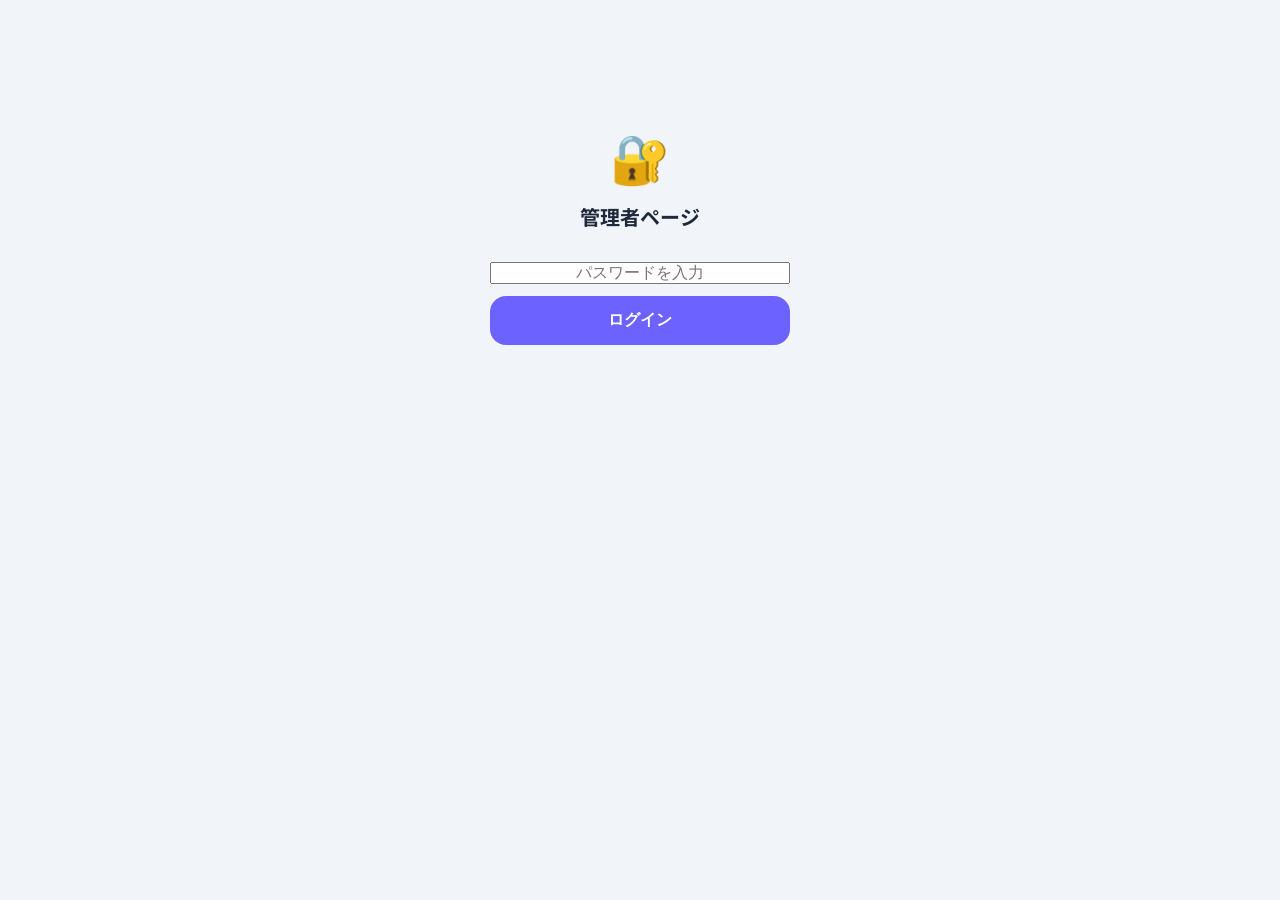
<file: admin.html>
<!DOCTYPE html>
<html lang="ja">
<head>
  <meta charset="UTF-8">
  <meta name="viewport" content="width=device-width, initial-scale=1">
  <title>管理者ページ | なのは のクイズ</title>
  <link rel="preconnect" href="https://fonts.googleapis.com">
  <link rel="stylesheet" href="https://fonts.googleapis.com/css2?family=Noto+Sans+JP:wght@400;500;700;800&display=swap">
  <link rel="stylesheet" href="css/app.css">
</head>
<body style="background:var(--bg)">

<!-- ==================== LOGIN ==================== -->
<div id="login-section" style="display:flex;justify-content:center;padding:40px 16px">
  <div class="login-wrap">
    <div class="logo">🔐</div>
    <h1>管理者ページ</h1>
    <input type="password" id="pw-input" placeholder="パスワードを入力">
    <button class="btn-login" onclick="login()">ログイン</button>
    <p class="login-error" id="login-error"></p>
  </div>
</div>

<!-- ==================== ADMIN ==================== -->
<div id="admin-section" style="display:none">
  <div class="admin-wrap">

    <div class="admin-header">
      <h1>📊 管理者ページ</h1>
      <button class="btn-logout" onclick="logout()">ログアウト</button>
    </div>

    <div class="tabs">
      <button class="tab-btn active" id="tab-dashboard" onclick="showTab('dashboard')">
        📈 ダッシュボード
      </button>
      <button class="tab-btn" id="tab-questions" onclick="showTab('questions')">
        📝 問題情報
      </button>
      <button class="tab-btn" id="tab-shop" onclick="showTab('shop')">
        🛒 利用申請
      </button>
      <button class="tab-btn" id="tab-settings" onclick="showTab('settings')">
        ⚙️ 設定
      </button>
    </div>

    <!-- ========== Dashboard Tab ========== -->
    <div id="dashboard-tab">

      <!-- ユーザー切替 -->
      <div style="display:flex;align-items:center;gap:10px;margin-bottom:16px">
        <p class="section-title" style="margin:0" id="dashboard-user-name">の成績</p>
        <select id="dashboard-user-select"
                onchange="switchDashboardUser()"
                style="margin-left:auto;padding:6px 10px;border:1.5px solid var(--border);border-radius:8px;font-size:14px;font-family:inherit">
        </select>
      </div>

      <div class="stats-grid">
        <div class="stat-card">
          <div class="num" id="stat-total-answered">—</div>
          <div class="lbl">総回答数</div>
        </div>
        <div class="stat-card">
          <div class="num" id="stat-accuracy">—</div>
          <div class="lbl">正答率</div>
        </div>
        <div class="stat-card">
          <div class="num" id="stat-unique-qs">—</div>
          <div class="lbl">回答済み問題数</div>
        </div>
        <div class="stat-card">
          <div class="num" id="stat-q-count">—</div>
          <div class="lbl">登録問題数</div>
        </div>
      </div>

      <p class="section-title">教科別 正答率</p>
      <table class="data-table">
        <thead>
          <tr><th>教科</th><th>回答数</th><th>正答率</th></tr>
        </thead>
        <tbody id="subject-tbody">
          <tr><td colspan="3" class="empty-msg">読み込み中…</td></tr>
        </tbody>
      </table>

      <p class="section-title">
        苦手な問題 TOP 10
        <span style="font-size:11px;font-weight:400">(3回以上回答した問題)</span>
      </p>
      <div class="weak-list" id="weak-list">
        <p class="empty-msg">読み込み中…</p>
      </div>

    </div>

    <!-- ========== Settings Tab ========== -->
    <div id="settings-tab" style="display:none">
      <div class="card">
        <h2>おすすめトライアルの制限設定</h2>
        <p style="font-size:13px;color:var(--text-sub);line-height:1.8;margin-bottom:16px">
          全アカウント共通の設定です。
        </p>
        <div class="field">
          <label style="font-size:14px;font-weight:700;color:var(--text);margin-bottom:8px;display:block">制限モード</label>
          <select id="setting-restriction" style="font-size:15px">
            <option value="none">選択肢２：制限なし</option>
            <option value="limit">選択肢１：全問4回達成済み＆前回同教科の場合は別教科を優先</option>
          </select>
        </div>
        <div style="margin-top:6px;padding:12px;background:var(--bg);border-radius:var(--radius-sm);font-size:13px;color:var(--text-sub);line-height:1.7" id="setting-desc"></div>
        <button class="btn-login" style="margin-top:16px" onclick="saveSettings()">保存する</button>
        <p id="settings-saved" style="display:none;text-align:center;margin-top:10px;color:var(--correct);font-weight:700;font-size:14px">✅ 保存しました</p>
      </div>
    </div>

    <!-- ========== Shop Tab ========== -->
    <div id="shop-tab" style="display:none">
      <p class="section-title">利用申請一覧（承認待ち）</p>
      <div id="shop-requests-list">
        <p class="empty-msg">読み込み中…</p>
      </div>
    </div>

    <!-- ========== Questions Tab ========== -->
    <div id="questions-tab" style="display:none">

      <div class="q-info-bar">
        <span>登録済み問題数</span>
        <div><strong id="q-total-count">—</strong> 問</div>
      </div>

      <!-- 問題管理の案内 -->
      <div class="card">
        <h2>問題の追加・修正方法</h2>
        <p style="font-size:14px;color:var(--text-sub);line-height:1.9">
          📄 <strong>Google スプレッドシートを直接編集するだけ</strong>で、<br>
          アプリに即時反映されます。<br>
          <br>
          ✅ 問題を追加する → questions シートに行を追加<br>
          ✅ 問題を修正する → 該当セルを編集<br>
          ✅ 問題を削除する → 該当行を削除<br>
          <br>
          エクスポートやアップロードは<strong>一切不要</strong>です。
        </p>
      </div>

      <!-- 進捗データ管理 -->
      <div class="card" style="margin-top:16px">
        <h2>回答履歴のリセット</h2>
        <p style="font-size:14px;color:var(--text-sub);line-height:1.9;margin-bottom:14px">
          スプレッドシートの <strong>「progress」シート</strong> と
          <strong>「results」シート</strong> の内容を削除することで
          回答履歴をリセットできます。
        </p>
        <button class="btn-danger" onclick="clearProgress()">🗑 リセット方法を確認</button>
      </div>

    </div>

  </div>
</div>

<!-- App scripts (Firebase・PapaParse 不要) -->
<script src="js/config.js"></script>
<script src="js/admin.js"></script>
<script>
  document.getElementById('dashboard-user-name').textContent = USER_DISPLAY_NAME + ' の成績';
</script>
</body>
</html>
</file>
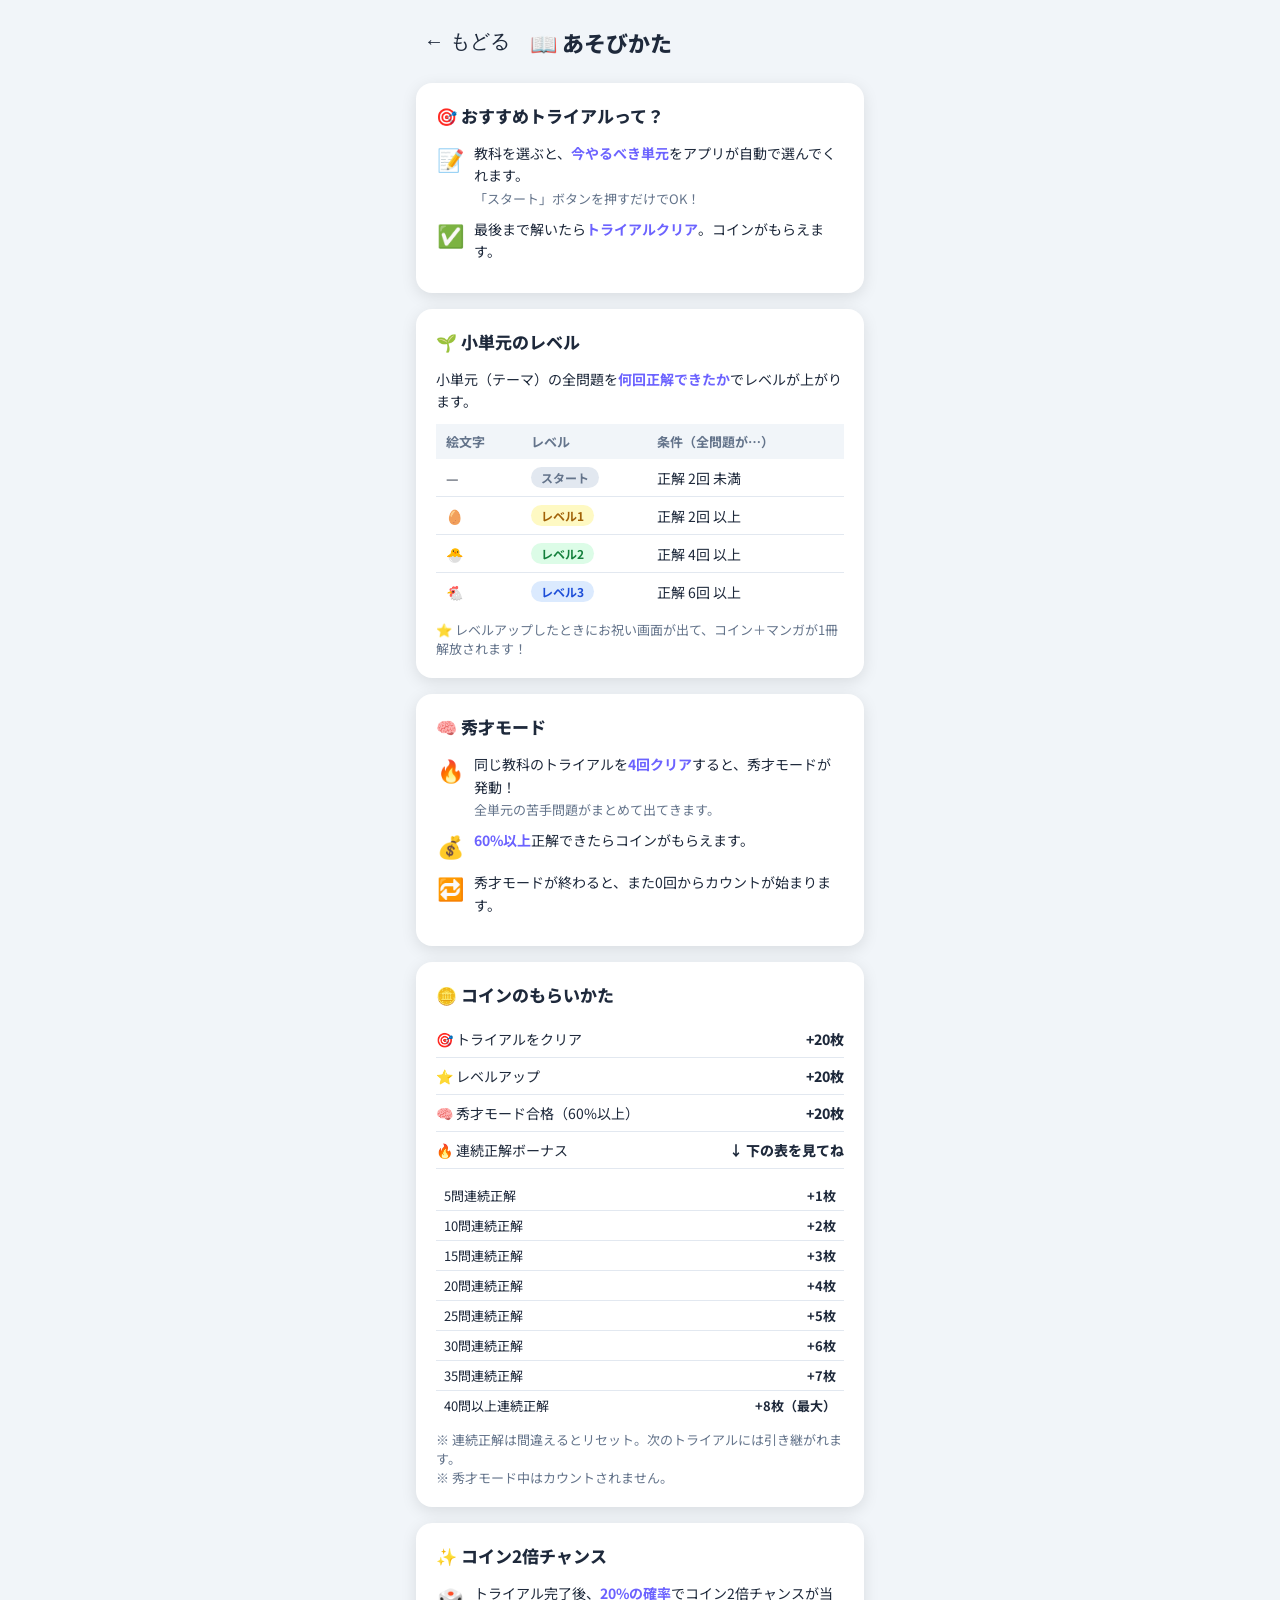
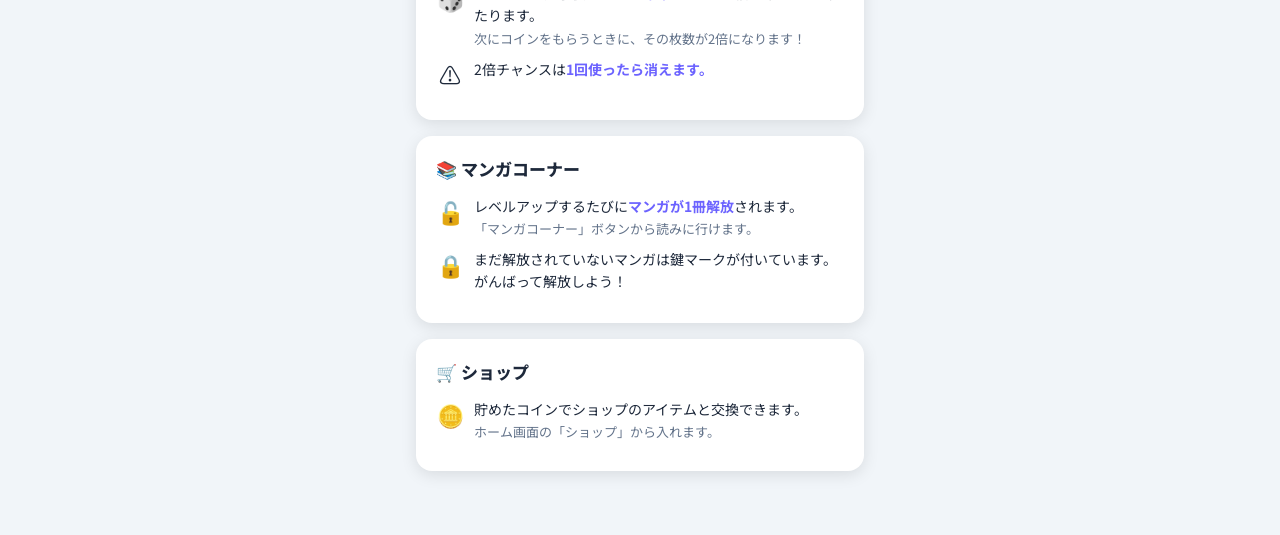
<file: help.html>
<!DOCTYPE html>
<html lang="ja">
<head>
  <meta charset="UTF-8">
  <meta name="viewport" content="width=device-width, initial-scale=1, viewport-fit=cover">
  <meta name="apple-mobile-web-app-capable" content="yes">
  <title>あそびかた</title>
  <link rel="preconnect" href="https://fonts.googleapis.com">
  <link rel="stylesheet" href="https://fonts.googleapis.com/css2?family=Noto+Sans+JP:wght@400;500;700;800&display=swap">
  <link rel="stylesheet" href="css/app.css">
  <style>
    .help-wrap {
      max-width: 480px;
      margin: 0 auto;
      padding: 24px 16px 48px;
    }
    .help-header {
      display: flex;
      align-items: center;
      gap: 12px;
      margin-bottom: 24px;
    }
    .help-back {
      background: none;
      border: none;
      font-size: 20px;
      cursor: pointer;
      padding: 4px 8px;
      color: var(--text-main);
    }
    .help-title {
      font-size: 22px;
      font-weight: 800;
      margin: 0;
    }
    .help-section {
      background: var(--card);
      border-radius: var(--radius);
      padding: 20px;
      margin-bottom: 16px;
      box-shadow: var(--shadow);
    }
    .help-section-title {
      font-size: 17px;
      font-weight: 800;
      margin: 0 0 14px 0;
      display: flex;
      align-items: center;
      gap: 8px;
    }
    .help-row {
      display: flex;
      gap: 10px;
      margin-bottom: 10px;
      align-items: flex-start;
    }
    .help-icon {
      font-size: 22px;
      flex-shrink: 0;
      width: 28px;
      text-align: center;
    }
    .help-text {
      font-size: 14px;
      line-height: 1.6;
      color: var(--text-main);
    }
    .help-text strong {
      color: var(--primary);
    }
    .help-sub {
      font-size: 13px;
      color: var(--text-sub);
      margin-top: 2px;
    }
    .level-table {
      width: 100%;
      border-collapse: collapse;
      font-size: 14px;
      margin-top: 8px;
    }
    .level-table th {
      background: var(--bg);
      padding: 8px 10px;
      text-align: left;
      font-weight: 700;
      font-size: 13px;
      color: var(--text-sub);
    }
    .level-table td {
      padding: 8px 10px;
      border-bottom: 1px solid var(--border);
      vertical-align: middle;
    }
    .level-table tr:last-child td {
      border-bottom: none;
    }
    .badge-pill {
      display: inline-block;
      padding: 2px 10px;
      border-radius: 99px;
      font-size: 12px;
      font-weight: 700;
    }
    .badge-lv0 { background: #e2e8f0; color: #64748b; }
    .badge-lv1 { background: #fef9c3; color: #a16207; }
    .badge-lv2 { background: #dcfce7; color: #15803d; }
    .badge-lv3 { background: #dbeafe; color: #1d4ed8; }
    .badge-genius { background: #fce7f3; color: #be185d; }
    .coin-row {
      display: flex;
      align-items: center;
      gap: 10px;
      padding: 8px 0;
      border-bottom: 1px solid var(--border);
      font-size: 14px;
    }
    .coin-row:last-child { border-bottom: none; }
    .coin-amount {
      margin-left: auto;
      font-weight: 800;
      color: var(--accent);
      white-space: nowrap;
    }
    .streak-table {
      width: 100%;
      font-size: 13px;
      border-collapse: collapse;
      margin-top: 6px;
    }
    .streak-table td {
      padding: 5px 8px;
      border-bottom: 1px solid var(--border);
    }
    .streak-table tr:last-child td { border-bottom: none; }
    .streak-table td:last-child {
      text-align: right;
      font-weight: 700;
      color: var(--accent);
    }
  </style>
</head>
<body>
<div class="app-wrap" style="background:var(--bg);min-height:100vh">
  <div class="help-wrap">

    <!-- ヘッダー -->
    <div class="help-header">
      <button class="help-back" onclick="history.back()">← もどる</button>
      <h1 class="help-title">📖 あそびかた</h1>
    </div>

    <!-- ① トライアル -->
    <div class="help-section">
      <h2 class="help-section-title">🎯 おすすめトライアルって？</h2>
      <div class="help-row">
        <span class="help-icon">📝</span>
        <div>
          <div class="help-text">教科を選ぶと、<strong>今やるべき単元</strong>をアプリが自動で選んでくれます。</div>
          <div class="help-sub">「スタート」ボタンを押すだけでOK！</div>
        </div>
      </div>
      <div class="help-row">
        <span class="help-icon">✅</span>
        <div>
          <div class="help-text">最後まで解いたら<strong>トライアルクリア</strong>。コインがもらえます。</div>
        </div>
      </div>
    </div>

    <!-- ② レベルと絵文字 -->
    <div class="help-section">
      <h2 class="help-section-title">🌱 小単元のレベル</h2>
      <div class="help-text" style="margin-bottom:12px">
        小単元（テーマ）の全問題を<strong>何回正解できたか</strong>でレベルが上がります。
      </div>
      <table class="level-table">
        <tr>
          <th>絵文字</th>
          <th>レベル</th>
          <th>条件（全問題が…）</th>
        </tr>
        <tr>
          <td>—</td>
          <td><span class="badge-pill badge-lv0">スタート</span></td>
          <td>正解 2回 未満</td>
        </tr>
        <tr>
          <td>🥚</td>
          <td><span class="badge-pill badge-lv1">レベル1</span></td>
          <td>正解 2回 以上</td>
        </tr>
        <tr>
          <td>🐣</td>
          <td><span class="badge-pill badge-lv2">レベル2</span></td>
          <td>正解 4回 以上</td>
        </tr>
        <tr>
          <td>🐔</td>
          <td><span class="badge-pill badge-lv3">レベル3</span></td>
          <td>正解 6回 以上</td>
        </tr>
      </table>
      <div class="help-sub" style="margin-top:10px">
        ⭐ レベルアップしたときにお祝い画面が出て、コイン＋マンガが1冊解放されます！
      </div>
    </div>

    <!-- ③ 秀才モード -->
    <div class="help-section">
      <h2 class="help-section-title">🧠 秀才モード</h2>
      <div class="help-row">
        <span class="help-icon">🔥</span>
        <div>
          <div class="help-text">同じ教科のトライアルを<strong>4回クリア</strong>すると、秀才モードが発動！</div>
          <div class="help-sub">全単元の苦手問題がまとめて出てきます。</div>
        </div>
      </div>
      <div class="help-row">
        <span class="help-icon">💰</span>
        <div>
          <div class="help-text"><strong>60%以上</strong>正解できたらコインがもらえます。</div>
        </div>
      </div>
      <div class="help-row">
        <span class="help-icon">🔁</span>
        <div>
          <div class="help-text">秀才モードが終わると、また0回からカウントが始まります。</div>
        </div>
      </div>
    </div>

    <!-- ④ コイン -->
    <div class="help-section">
      <h2 class="help-section-title">🪙 コインのもらいかた</h2>
      <div class="coin-row">
        <span>🎯 トライアルをクリア</span>
        <span class="coin-amount">+20枚</span>
      </div>
      <div class="coin-row">
        <span>⭐ レベルアップ</span>
        <span class="coin-amount">+20枚</span>
      </div>
      <div class="coin-row">
        <span>🧠 秀才モード合格（60%以上）</span>
        <span class="coin-amount">+20枚</span>
      </div>
      <div class="coin-row">
        <span>🔥 連続正解ボーナス</span>
        <span class="coin-amount">↓ 下の表を見てね</span>
      </div>

      <table class="streak-table" style="margin-top:12px">
        <tr>
          <td>5問連続正解</td><td>+1枚</td>
        </tr>
        <tr>
          <td>10問連続正解</td><td>+2枚</td>
        </tr>
        <tr>
          <td>15問連続正解</td><td>+3枚</td>
        </tr>
        <tr>
          <td>20問連続正解</td><td>+4枚</td>
        </tr>
        <tr>
          <td>25問連続正解</td><td>+5枚</td>
        </tr>
        <tr>
          <td>30問連続正解</td><td>+6枚</td>
        </tr>
        <tr>
          <td>35問連続正解</td><td>+7枚</td>
        </tr>
        <tr>
          <td>40問以上連続正解</td><td>+8枚（最大）</td>
        </tr>
      </table>
      <div class="help-sub" style="margin-top:10px">
        ※ 連続正解は間違えるとリセット。次のトライアルには引き継がれます。<br>
        ※ 秀才モード中はカウントされません。
      </div>
    </div>

    <!-- ⑤ コイン2倍 -->
    <div class="help-section">
      <h2 class="help-section-title">✨ コイン2倍チャンス</h2>
      <div class="help-row">
        <span class="help-icon">🎲</span>
        <div>
          <div class="help-text">トライアル完了後、<strong>20%の確率</strong>でコイン2倍チャンスが当たります。</div>
          <div class="help-sub">次にコインをもらうときに、その枚数が2倍になります！</div>
        </div>
      </div>
      <div class="help-row">
        <span class="help-icon">⚠️</span>
        <div>
          <div class="help-text">2倍チャンスは<strong>1回使ったら消えます。</strong></div>
        </div>
      </div>
    </div>

    <!-- ⑥ マンガコーナー -->
    <div class="help-section">
      <h2 class="help-section-title">📚 マンガコーナー</h2>
      <div class="help-row">
        <span class="help-icon">🔓</span>
        <div>
          <div class="help-text">レベルアップするたびに<strong>マンガが1冊解放</strong>されます。</div>
          <div class="help-sub">「マンガコーナー」ボタンから読みに行けます。</div>
        </div>
      </div>
      <div class="help-row">
        <span class="help-icon">🔒</span>
        <div>
          <div class="help-text">まだ解放されていないマンガは鍵マークが付いています。がんばって解放しよう！</div>
        </div>
      </div>
    </div>

    <!-- ⑦ ショップ -->
    <div class="help-section">
      <h2 class="help-section-title">🛒 ショップ</h2>
      <div class="help-row">
        <span class="help-icon">🪙</span>
        <div>
          <div class="help-text">貯めたコインでショップのアイテムと交換できます。</div>
          <div class="help-sub">ホーム画面の「ショップ」から入れます。</div>
        </div>
      </div>
    </div>

  </div>
</div>
</body>
</html>
</file>
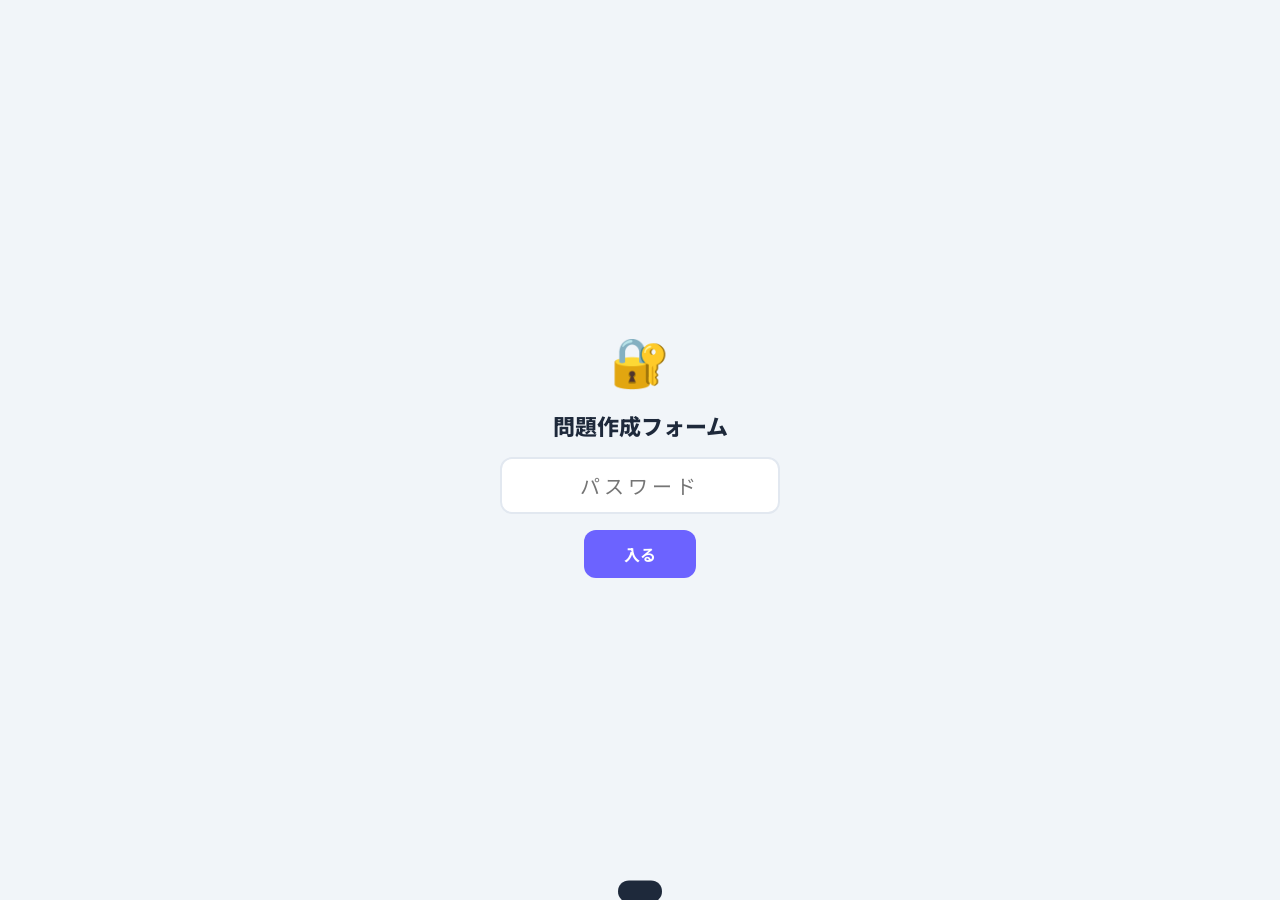
<file: question-editor.html>
<!DOCTYPE html>
<html lang="ja">
<head>
  <meta charset="UTF-8">
  <meta name="viewport" content="width=device-width, initial-scale=1, viewport-fit=cover">
  <title>問題作成フォーム</title>
  <link rel="preconnect" href="https://fonts.googleapis.com">
  <link rel="stylesheet" href="https://fonts.googleapis.com/css2?family=Noto+Sans+JP:wght@400;500;700;800&display=swap">
  <style>
    *, *::before, *::after { box-sizing: border-box; margin: 0; padding: 0; }
    :root {
      --primary: #6C63FF; --primary-lt: #EEF0FF;
      --correct: #22C55E; --warn: #F59E0B; --danger: #EF4444;
      --bg: #F1F5F9; --card: #FFFFFF; --text: #1E293B;
      --text-sub: #64748B; --border: #E2E8F0;
      --shadow: 0 4px 16px rgba(0,0,0,.10); --radius: 16px;
    }
    body { font-family:"Noto Sans JP",sans-serif; background:var(--bg); color:var(--text); min-height:100svh; }
    .wrap { max-width:560px; margin:0 auto; padding:20px 16px 80px; }

    /* Lock */
    #screen-lock {
      display:flex; flex-direction:column; align-items:center; justify-content:center;
      min-height:100svh; gap:16px; padding:32px;
    }
    #screen-lock h1 { font-size:22px; font-weight:800; }
    #pw-input {
      width:100%; max-width:280px; padding:12px 16px; font-size:20px;
      border:2px solid var(--border); border-radius:12px; text-align:center;
      outline:none; font-family:inherit; letter-spacing:.2em;
    }
    #pw-input:focus { border-color:var(--primary); }
    .btn-unlock { background:var(--primary); color:#fff; border:none; border-radius:12px;
      padding:12px 40px; font-size:16px; font-weight:700; cursor:pointer; font-family:inherit; }

    /* Header */
    .admin-header { display:flex; align-items:center; gap:10px; margin-bottom:20px; }
    .admin-header h1 { font-size:19px; font-weight:800; flex:1; }
    .btn-sm { background:#fff; border:1.5px solid var(--border); border-radius:10px;
      padding:7px 12px; font-size:13px; cursor:pointer; color:var(--text-sub); font-family:inherit; }
    .btn-sm:hover { border-color:var(--primary); color:var(--primary); }

    /* Card */
    .card { background:var(--card); border-radius:var(--radius); padding:20px;
      margin-bottom:14px; box-shadow:var(--shadow); }
    .card-title { font-size:14px; font-weight:800; margin-bottom:14px;
      display:flex; align-items:center; gap:6px; color:var(--text-sub); letter-spacing:.04em; }

    /* Fields */
    .field { margin-bottom:12px; }
    .field:last-child { margin-bottom:0; }
    .lbl { display:block; font-size:12px; font-weight:700; color:var(--text-sub);
      margin-bottom:4px; letter-spacing:.04em; }
    .opt { font-size:11px; font-weight:400; margin-left:4px; }
    input[type=text], input[type=number], textarea, select {
      width:100%; padding:10px 12px; font-size:15px; font-family:inherit;
      border:1.5px solid var(--border); border-radius:10px; background:#fff;
      outline:none; color:var(--text); transition:border-color .15s;
    }
    input:focus, textarea:focus, select:focus { border-color:var(--primary); }
    textarea { resize:vertical; min-height:76px; line-height:1.6; }
    .hint { font-size:12px; color:var(--text-sub); margin-top:4px; line-height:1.5; }

    /* Combo select */
    .combo-new { margin-top:6px; display:none; }

    /* Image prefix input */
    .img-row { display:flex; align-items:stretch; border:1.5px solid var(--border); border-radius:10px; overflow:hidden; background:#fff; transition:border-color .15s; }
    .img-row:focus-within { border-color:var(--primary); }
    .img-prefix { padding:10px 8px 10px 12px; font-size:12px; font-weight:700;
      color:var(--text-sub); background:#F8FAFC; border-right:1px solid var(--border);
      white-space:nowrap; display:flex; align-items:center; user-select:none; }
    .img-row input { border:none; border-radius:0; flex:1; min-width:0; padding:10px 10px; }
    .img-row input:focus { border:none; }

    /* Type toggle */
    .type-group { display:flex; gap:8px; }
    .type-btn {
      flex:1; padding:9px 4px; border:2px solid var(--border); border-radius:10px;
      background:#fff; cursor:pointer; font-size:13px; font-weight:700;
      font-family:inherit; color:var(--text-sub); transition:all .15s; text-align:center;
    }
    .type-btn.on { border-color:var(--primary); background:var(--primary-lt); color:var(--primary); }

    /* MCQ choices */
    .choice-row { display:flex; gap:8px; align-items:center; margin-bottom:8px; }
    .choice-label { font-size:13px; font-weight:800; color:var(--text-sub); width:18px; flex-shrink:0; text-align:center; }
    .choice-row input[type=text] { flex:1; margin:0; }
    .r-wrap { width:36px; height:36px; flex-shrink:0; display:flex; align-items:center; justify-content:center; cursor:pointer; }
    .r-wrap input[type=radio] { display:none; }
    .r-dot { width:26px; height:26px; border-radius:50%; border:2px solid var(--border);
      display:flex; align-items:center; justify-content:center; transition:all .15s; }
    .r-wrap input:checked + .r-dot { border-color:var(--correct); background:var(--correct); }
    .r-dot::after { content:'✓'; color:#fff; font-size:13px; font-weight:800; display:none; }
    .r-wrap input:checked + .r-dot::after { display:block; }
    .mcq-hint { font-size:12px; color:var(--text-sub); margin-bottom:10px; }

    /* Edit badge */
    .edit-badge { display:flex; align-items:center; gap:8px; background:#FEF9C3;
      border:1.5px solid #F59E0B; border-radius:10px; padding:8px 14px;
      font-size:13px; font-weight:700; color:#92400E; margin-bottom:12px; }
    .btn-cancel-edit { margin-left:auto; background:none; border:none; color:#92400E;
      cursor:pointer; font-size:20px; padding:0 2px; line-height:1; }

    /* Buttons */
    .btn-row { display:flex; gap:8px; margin-top:6px; flex-wrap:wrap; }
    .btn-next {
      flex:2; min-width:120px; padding:13px 8px; background:var(--primary); color:#fff; border:none;
      border-radius:12px; font-size:14px; font-weight:800; cursor:pointer; font-family:inherit;
    }
    .btn-next:active { opacity:.85; }
    .btn-done {
      flex:2; min-width:80px; padding:13px 8px; background:var(--correct); color:#fff; border:none;
      border-radius:12px; font-size:14px; font-weight:800; cursor:pointer; font-family:inherit;
    }
    .btn-dup {
      width:100%; padding:12px 8px; background:#fff; border:2px solid var(--warn);
      border-radius:12px; font-size:14px; font-weight:800; cursor:pointer;
      color:#92400E; font-family:inherit; margin-top:4px;
    }
    .btn-dup:active { background:#FEF9C3; }
    .btn-clr { flex:1; min-width:44px; padding:13px 8px; background:#fff;
      border:1.5px solid var(--border); border-radius:12px; font-size:14px;
      font-weight:700; cursor:pointer; color:var(--text-sub); font-family:inherit; }

    /* Question list */
    .list-bar { display:flex; gap:8px; margin-bottom:8px; }
    .q-search { flex:1; padding:8px 12px; border:1.5px solid var(--border);
      border-radius:10px; font-size:14px; font-family:inherit; outline:none; }
    .q-search:focus { border-color:var(--primary); }
    .q-list { max-height:240px; overflow-y:auto; border:1px solid var(--border); border-radius:10px; }
    .q-row { padding:9px 12px; border-bottom:1px solid var(--border); cursor:pointer;
      font-size:13px; line-height:1.4; transition:background .1s; }
    .q-row:last-child { border-bottom:none; }
    .q-row:hover { background:var(--primary-lt); }
    .q-row-id  { font-size:11px; font-weight:700; color:var(--text-sub); margin-right:4px; }
    .q-row-sec { font-size:11px; font-weight:700; color:var(--primary); margin-right:4px; }
    .empty-row { padding:20px; text-align:center; color:var(--text-sub); font-size:13px; }

    /* Toggle extra fields */
    .btn-toggle { font-size:13px; color:var(--primary); font-weight:700;
      background:none; border:none; cursor:pointer; padding:4px 0; font-family:inherit; }
    .extra-fields { display:none; margin-top:12px; }
    .extra-fields.open { display:block; }

    /* Toast */
    #toast { position:fixed; bottom:24px; left:50%; transform:translateX(-50%) translateY(120%);
      background:#1E293B; color:#fff; padding:11px 22px; border-radius:12px;
      font-size:14px; font-weight:700; transition:transform .25s; z-index:999; white-space:nowrap; }
    #toast.show { transform:translateX(-50%) translateY(0); }
    #toast.ok  { background:#22C55E; }
    #toast.err { background:#EF4444; }
    #toast.dup { background:#F59E0B; color:#1E293B; }
  </style>
</head>
<body>

<!-- LOCK -->
<div id="screen-lock">
  <div style="font-size:48px">🔐</div>
  <h1>問題作成フォーム</h1>
  <input type="password" id="pw-input" placeholder="パスワード"
    onkeydown="if(event.key==='Enter')unlock()">
  <button class="btn-unlock" onclick="unlock()">入る</button>
  <p id="pw-err" style="color:#EF4444;font-size:13px;display:none;margin-top:-4px">パスワードが違います</p>
</div>

<!-- MAIN -->
<div id="screen-main" style="display:none">
<div class="wrap">

  <div class="admin-header">
    <div style="font-size:26px">📝</div>
    <h1>問題作成フォーム</h1>
    <button class="btn-sm" onclick="loadQuestions()">↺ 更新</button>
    <button class="btn-sm" onclick="location.href='admin.html'">管理画面</button>
  </div>

  <!-- ①既存問題を検索・編集 -->
  <div class="card">
    <div class="card-title">🔍 既存問題を編集する</div>
    <div class="list-bar">
      <input class="q-search" id="q-search" placeholder="キーワード / 小単元 / ID で検索…" oninput="filterList()">
    </div>
    <div class="q-list" id="q-list">
      <div class="empty-row">読み込み中…</div>
    </div>
  </div>

  <!-- Edit mode badge -->
  <div class="edit-badge" id="edit-badge" style="display:none">
    ✏️ 編集モード — ID: <span id="edit-id-lbl">—</span>
    <button class="btn-cancel-edit" onclick="cancelEdit()" title="新規作成に戻る">✕</button>
  </div>

  <!-- ②基本情報 -->
  <div class="card">
    <div class="card-title">📚 基本情報 <span style="font-size:11px;font-weight:400;color:var(--correct)">保存後も引き継がれます</span></div>

    <div class="field">
      <label class="lbl">教科</label>
      <select id="sel-subject" onchange="onComboSel('subject')">
        <option value="">— 選択してください —</option>
        <option value="__new__">＋ 新規追加（自由入力）</option>
      </select>
      <input type="text" id="f-subject" class="combo-new" placeholder="新しい教科名を入力"
             autocomplete="off" oninput="rebuildUnitBig()">
    </div>

    <div class="field">
      <label class="lbl">大単元</label>
      <select id="sel-unit-big" onchange="onComboSel('unit-big')">
        <option value="">— 選択してください —</option>
        <option value="__new__">＋ 新規追加（自由入力）</option>
      </select>
      <input type="text" id="f-unit-big" class="combo-new" placeholder="大単元名（新規）"
             autocomplete="off" oninput="rebuildSection()">
    </div>

    <div class="field">
      <label class="lbl">小単元</label>
      <select id="sel-unit-section" onchange="onComboSel('unit-section')">
        <option value="">— 選択してください —</option>
        <option value="__new__">＋ 新規追加（自由入力）</option>
      </select>
      <input type="text" id="f-unit-section" class="combo-new" placeholder="小単元名（新規）"
             autocomplete="off">
    </div>
  </div>

  <!-- ③問題文 -->
  <div class="card">
    <div class="card-title">❓ 問題</div>
    <div class="field">
      <label class="lbl">問題タイプ</label>
      <div class="type-group">
        <button class="type-btn on" data-t="keyword" onclick="setType('keyword')">⌨️ キーワード</button>
        <button class="type-btn"    data-t="mcq"     onclick="setType('mcq')">🔘 4択</button>
        <button class="type-btn"    data-t="self"    onclick="setType('self')">👀 自己採点</button>
      </div>
    </div>
    <div class="field">
      <label class="lbl">問題文</label>
      <textarea id="f-question" rows="3" placeholder="問題文を入力…"></textarea>
    </div>
    <button class="btn-toggle" onclick="toggleExtra('ex-media')">＋ 画像・動画URL（任意）</button>
    <div class="extra-fields" id="ex-media">
      <div class="field" style="margin-top:12px">
        <label class="lbl">画像ファイル名</label>
        <div class="img-row">
          <span class="img-prefix">/images/</span>
          <input type="text" id="f-img" placeholder="ファイル名.jpg" autocomplete="off">
        </div>
        <p class="hint">例: 九州海流.jpg　（フルURLで入力した場合はそのまま保存されます）</p>
      </div>
      <div class="field">
        <label class="lbl">動画URL <span class="opt">（任意）</span></label>
        <input type="text" id="f-vid" placeholder="https://…">
      </div>
    </div>
  </div>

  <!-- ④回答：4択 -->
  <div class="card" id="card-mcq" style="display:none">
    <div class="card-title">🔘 選択肢と正解</div>
    <p class="mcq-hint">右の ✓ をタップして正解を選んでください</p>
    <div class="choice-row">
      <span class="choice-label">A</span>
      <input type="text" id="f-ca" placeholder="選択肢 A" oninput="onChoiceInput()">
      <label class="r-wrap"><input type="radio" name="rc" value="a" onchange="onCorrectChange()"><span class="r-dot"></span></label>
    </div>
    <div class="choice-row">
      <span class="choice-label">B</span>
      <input type="text" id="f-cb" placeholder="選択肢 B" oninput="onChoiceInput()">
      <label class="r-wrap"><input type="radio" name="rc" value="b" onchange="onCorrectChange()"><span class="r-dot"></span></label>
    </div>
    <div class="choice-row">
      <span class="choice-label">C</span>
      <input type="text" id="f-cc" placeholder="選択肢 C（任意）" oninput="onChoiceInput()">
      <label class="r-wrap"><input type="radio" name="rc" value="c" onchange="onCorrectChange()"><span class="r-dot"></span></label>
    </div>
    <div class="choice-row">
      <span class="choice-label">D</span>
      <input type="text" id="f-cd" placeholder="選択肢 D（任意）" oninput="onChoiceInput()">
      <label class="r-wrap"><input type="radio" name="rc" value="d" onchange="onCorrectChange()"><span class="r-dot"></span></label>
    </div>
    <div class="field" style="margin-top:12px">
      <label class="lbl">フィードバック表示テキスト <span class="opt">（正解選択で自動入力）</span></label>
      <input type="text" id="f-ans-mcq" placeholder="正解の文字列">
    </div>
  </div>

  <!-- ④回答：キーワード -->
  <div class="card" id="card-kw">
    <div class="card-title">⌨️ キーワード回答</div>
    <div class="field">
      <label class="lbl">正解テキスト <span class="opt">（フィードバックに表示）</span></label>
      <input type="text" id="f-ans-kw" placeholder="例: photosynthesis">
    </div>
    <div class="field">
      <label class="lbl">正解キーワード <span class="opt">（スペース区切り、省略で正解と同じ）</span></label>
      <input type="text" id="f-keywords" placeholder="例: photosynthesis 光合成">
      <p class="hint">複数キーワードを正解にしたい場合に入力します。</p>
    </div>
    <div class="field">
      <label class="lbl">必要キーワード数</label>
      <input type="number" id="f-kmin" value="1" min="1" style="width:90px">
    </div>
    <div class="field">
      <label class="lbl">ワードチップ <span class="opt">（スペース区切り・任意）</span></label>
      <input type="text" id="f-word" placeholder="例: the apple is red">
      <p class="hint">タップで選べる単語チップとして表示されます。</p>
    </div>
  </div>

  <!-- ④回答：自己採点 -->
  <div class="card" id="card-self" style="display:none">
    <div class="card-title">👀 正解テキスト</div>
    <div class="field">
      <label class="lbl">「答えを見る」で表示する内容</label>
      <textarea id="f-ans-self" rows="3" placeholder="正解の内容を入力…"></textarea>
    </div>
  </div>

  <!-- ⑤補足 -->
  <div class="card">
    <div class="card-title">💡 補足情報</div>
    <div class="field">
      <label class="lbl">解説 <span class="opt">（任意）</span></label>
      <textarea id="f-exp" rows="3" placeholder="解説があれば入力…"></textarea>
    </div>
    <button class="btn-toggle" onclick="toggleExtra('ex-extra')">＋ グループID（任意）</button>
    <div class="extra-fields" id="ex-extra">
      <div class="field">
        <label class="lbl">グループID</label>
        <input type="text" id="f-gid" placeholder="同じグループにまとめる場合">
      </div>
    </div>
  </div>

  <!-- ⑥ボタン -->
  <div class="btn-row">
    <button class="btn-clr" onclick="clearQ()" title="問題フィールドをクリア">🗑</button>
    <button class="btn-next" id="btn-main" onclick="doSave('next')">保存して次へ</button>
    <button class="btn-done" id="btn-done" onclick="doSave('done')">保存</button>
  </div>
  <div class="btn-row">
    <button class="btn-dup" id="btn-dup" onclick="doSave('dup')">📋 保存して複製問題を追加</button>
  </div>

</div><!-- /wrap -->
</div><!-- /screen-main -->

<div id="toast"></div>

<script src="js/config.js"></script>
<script>
// ──────────────────────────────────────────
//  定数
// ──────────────────────────────────────────
const IMAGES_BASE = 'https://smolly808.github.io/study-quiz-v2/images/';

// ──────────────────────────────────────────
//  State
// ──────────────────────────────────────────
let allQs     = [];
let curType   = 'keyword';
let editingId = null;

// ──────────────────────────────────────────
//  Lock
// ──────────────────────────────────────────
function unlock() {
  if (document.getElementById('pw-input').value === ADMIN_PASSWORD) {
    document.getElementById('screen-lock').style.display = 'none';
    document.getElementById('screen-main').style.display = 'block';
    loadQuestions();
  } else {
    document.getElementById('pw-err').style.display = 'block';
  }
}

// ──────────────────────────────────────────
//  Load questions
// ──────────────────────────────────────────
async function loadQuestions() {
  setList('<div class="empty-row">読み込み中…</div>');
  try {
    const res  = await fetch(SCRIPT_URL);
    const json = await res.json();
    allQs = (json.data || []).filter(q => q.id);

    // 現在の選択値を保持してコンボを再構築
    const curSub = getComboValue('subject');
    const curUb  = getComboValue('unit-big');
    const curSec = getComboValue('unit-section');
    rebuildSubject();
    if (curSub) setComboValue('subject', curSub);
    rebuildUnitBig();
    if (curUb)  setComboValue('unit-big', curUb);
    rebuildSection();
    if (curSec) setComboValue('unit-section', curSec);

    renderList(allQs);
  } catch(e) {
    setList('<div class="empty-row">読み込み失敗 — ネットワークを確認してください</div>');
  }
}

function setList(html) { document.getElementById('q-list').innerHTML = html; }

// ──────────────────────────────────────────
//  Combo select helpers
// ──────────────────────────────────────────
function buildOpts(items) {
  return '<option value="">— 選択してください —</option>'
    + items.map(v => `<option value="${esc(v)}">${esc(v)}</option>`).join('')
    + '<option value="__new__">＋ 新規追加（自由入力）</option>';
}

function rebuildSubject() {
  const items = [...new Set(allQs.map(q => String(q.subject||'')).filter(Boolean))].sort();
  document.getElementById('sel-subject').innerHTML = buildOpts(items);
}

function rebuildUnitBig() {
  const sub = getComboValue('subject');
  const qs  = sub ? allQs.filter(q => String(q.subject||'') === sub) : allQs;
  // name → order のマップ（最初に見つかった値を使用）
  const map = new Map();
  qs.forEach(q => {
    const name = String(q.unit_big||'').trim();
    if (name && !map.has(name)) map.set(name, Number(q.unit_big_order) || 9999);
  });
  const sorted = [...map.entries()].sort((a, b) => a[1] - b[1]);
  document.getElementById('sel-unit-big').innerHTML =
    '<option value="">— 選択してください —</option>'
    + sorted.map(([name, order]) => {
        const label = order < 9999 ? `${order}. ${esc(name)}` : esc(name);
        return `<option value="${esc(name)}">${label}</option>`;
      }).join('')
    + '<option value="__new__">＋ 新規追加（自由入力）</option>';
  rebuildSection();
}

function rebuildSection() {
  const sub = getComboValue('subject');
  const ub  = getComboValue('unit-big');
  let qs = allQs;
  if (sub) qs = qs.filter(q => String(q.subject||'')  === sub);
  if (ub)  qs = qs.filter(q => String(q.unit_big||'') === ub);
  // name → order のマップ
  const map = new Map();
  qs.forEach(q => {
    const name = String(q.unit_section||'').trim();
    if (name && !map.has(name)) map.set(name, Number(q.unit_section_order) || 9999);
  });
  const sorted = [...map.entries()].sort((a, b) => a[1] - b[1]);
  document.getElementById('sel-unit-section').innerHTML =
    '<option value="">— 選択してください —</option>'
    + sorted.map(([name, order]) => {
        const label = order < 9999 ? `${order}. ${esc(name)}` : esc(name);
        return `<option value="${esc(name)}">${label}</option>`;
      }).join('')
    + '<option value="__new__">＋ 新規追加（自由入力）</option>';
}

// combo の select 変更時
function onComboSel(field) {
  const sel = document.getElementById('sel-' + field);
  const inp = document.getElementById('f-' + field);
  if (sel.value === '__new__') {
    inp.style.display = 'block';
    inp.value = '';
    inp.focus();
  } else {
    inp.style.display = 'none';
    inp.value = sel.value;
    // 下位コンボを更新
    if (field === 'subject')  rebuildUnitBig();
    if (field === 'unit-big') rebuildSection();
  }
}

// combo の現在値を取得
function getComboValue(field) {
  const sel = document.getElementById('sel-' + field);
  if (!sel) return '';
  if (sel.value === '__new__') {
    return (document.getElementById('f-' + field)?.value || '').trim();
  }
  return sel.value;
}

// combo に値をセット（既存ならselect、なければ自由入力欄に）
function setComboValue(field, value) {
  if (!value) return;
  const sel = document.getElementById('sel-' + field);
  const inp = document.getElementById('f-' + field);
  if (!sel || !inp) return;

  const exists = [...sel.options].some(o => o.value === value && o.value !== '__new__' && o.value !== '');
  if (exists) {
    sel.value = value;
    inp.style.display = 'none';
    inp.value = '';
  } else {
    sel.value = '__new__';
    inp.style.display = 'block';
    inp.value = value;
  }
}

// 基本情報フィールドをすべてクリア
function clearBasicInfo() {
  ['subject','unit-big','unit-section'].forEach(field => {
    document.getElementById('sel-' + field).value = '';
    const inp = document.getElementById('f-' + field);
    inp.value = ''; inp.style.display = 'none';
  });
}

// ──────────────────────────────────────────
//  Question list
// ──────────────────────────────────────────
function renderList(qs) {
  if (qs.length === 0) { setList('<div class="empty-row">該当なし</div>'); return; }
  const rows = [...qs].reverse().slice(0, 300).map(q => `
    <div class="q-row" onclick="loadEdit(${Number(q.id)})">
      <span class="q-row-id">#${q.id}</span>
      <span class="q-row-sec">${esc(String(q.unit_section||''))}</span>
      ${esc(String(q.question||'').slice(0, 50))}
    </div>`).join('');
  setList(rows);
}

function filterList() {
  const kw = document.getElementById('q-search').value.trim().toLowerCase();
  if (!kw) { renderList(allQs); return; }
  renderList(allQs.filter(q =>
    [q.question, q.unit_section, q.unit_big, q.subject, String(q.id)]
      .some(v => String(v||'').toLowerCase().includes(kw))
  ));
}

// ──────────────────────────────────────────
//  Edit mode
// ──────────────────────────────────────────
function loadEdit(id) {
  const q = allQs.find(q => Number(q.id) === id);
  if (!q) return;
  editingId = id;

  document.getElementById('edit-badge').style.display = 'flex';
  document.getElementById('edit-id-lbl').textContent  = id;
  document.getElementById('btn-main').textContent     = '更新して次へ';
  document.getElementById('btn-done').textContent     = '更新';
  document.getElementById('btn-dup').textContent      = '📋 更新して複製問題を追加';

  // 基本情報
  rebuildSubject();
  setComboValue('subject', q.subject || '');
  rebuildUnitBig();
  setComboValue('unit-big', q.unit_big || '');
  rebuildSection();
  setComboValue('unit-section', q.unit_section || '');

  // タイプ
  const t = String(q.type || 'keyword').toLowerCase();
  setType(t === 'choice' ? 'mcq' : t);

  // 問題文
  document.getElementById('f-question').value = q.question || '';

  // 画像URL（プレフィックスを除去）
  const imgVal = q.image_url || '';
  document.getElementById('f-img').value = imgVal.startsWith(IMAGES_BASE)
    ? imgVal.slice(IMAGES_BASE.length) : imgVal;
  document.getElementById('f-vid').value = q.video_url || '';
  if (q.image_url || q.video_url) openExtra('ex-media');

  // タイプ別フィールド
  if (t === 'mcq' || t === 'choice') {
    document.getElementById('f-ca').value = q.choice_a || '';
    document.getElementById('f-cb').value = q.choice_b || '';
    document.getElementById('f-cc').value = q.choice_c || '';
    document.getElementById('f-cd').value = q.choice_d || '';
    document.querySelectorAll('input[name="rc"]').forEach(r => {
      r.checked = (r.value === String(q.correct||'').toLowerCase());
    });
    document.getElementById('f-ans-mcq').value = q.answer || '';
  } else if (t === 'keyword') {
    document.getElementById('f-ans-kw').value   = q.answer      || '';
    document.getElementById('f-keywords').value = q.keywords    || '';
    document.getElementById('f-kmin').value     = q.keyword_min || 1;
    document.getElementById('f-word').value     = q.word        || '';
  } else {
    document.getElementById('f-ans-self').value = q.answer || '';
  }

  // 補足
  document.getElementById('f-exp').value = q.explanation || '';
  document.getElementById('f-gid').value = q.group_id   || '';
  if (q.group_id) openExtra('ex-extra');

  document.getElementById('edit-badge').scrollIntoView({ behavior:'smooth', block:'center' });
  toast(`#${id} を読み込みました`, 'ok');
}

function cancelEdit() {
  editingId = null;
  document.getElementById('edit-badge').style.display = 'none';
  document.getElementById('btn-main').textContent     = '保存して次へ';
  document.getElementById('btn-done').textContent     = '保存';
  document.getElementById('btn-dup').textContent      = '📋 保存して複製問題を追加';
  clearQ();
}

// ──────────────────────────────────────────
//  Type toggle
// ──────────────────────────────────────────
function setType(t) {
  curType = t;
  document.querySelectorAll('.type-btn').forEach(b => b.classList.toggle('on', b.dataset.t === t));
  document.getElementById('card-mcq').style.display  = t === 'mcq'     ? 'block' : 'none';
  document.getElementById('card-kw').style.display   = t === 'keyword' ? 'block' : 'none';
  document.getElementById('card-self').style.display = t === 'self'    ? 'block' : 'none';
}

function onChoiceInput()  { onCorrectChange(); }
function onCorrectChange() {
  const r = document.querySelector('input[name="rc"]:checked');
  if (!r) return;
  document.getElementById('f-ans-mcq').value = document.getElementById('f-c' + r.value)?.value || '';
}

// ──────────────────────────────────────────
//  Save core（APIへ送信・ID を返す）
// ──────────────────────────────────────────
async function doSaveCore() {
  const subject      = getComboValue('subject');
  const unit_big     = getComboValue('unit-big');
  const unit_section = getComboValue('unit-section');
  const question     = g('f-question').trim();

  if (!subject || !unit_section || !question) {
    toast('教科・小単元・問題文は必須です', 'err'); return null;
  }

  // 画像URL: ファイル名だけならプレフィックスを付加
  const imgInput = g('f-img').trim();
  const image_url = imgInput
    ? (imgInput.startsWith('http') ? imgInput : IMAGES_BASE + imgInput)
    : '';

  const p = {
    action:      editingId ? 'updateQuestion' : 'addQuestion',
    subject, unit_big, unit_section,
    type:        curType,
    question,
    image_url,
    video_url:   g('f-vid').trim(),
    explanation: g('f-exp').trim(),
    group_id:    g('f-gid').trim(),
  };
  if (editingId) p.id = editingId;

  if (curType === 'mcq') {
    const r = document.querySelector('input[name="rc"]:checked');
    if (!r) { toast('正解を選んでください', 'err'); return null; }
    p.choice_a = g('f-ca').trim();
    p.choice_b = g('f-cb').trim();
    p.choice_c = g('f-cc').trim();
    p.choice_d = g('f-cd').trim();
    p.correct  = r.value;
    p.answer   = g('f-ans-mcq').trim() || p['choice_' + r.value];
  } else if (curType === 'keyword') {
    p.answer      = g('f-ans-kw').trim();
    p.keywords    = g('f-keywords').trim();
    p.keyword_min = g('f-kmin') || '1';
    p.word        = g('f-word').trim();
    if (!p.answer) { toast('正解を入力してください', 'err'); return null; }
  } else {
    p.answer = g('f-ans-self').trim();
    if (!p.answer) { toast('正解テキストを入力してください', 'err'); return null; }
  }

  try {
    const url  = SCRIPT_URL + '?' + new URLSearchParams(p).toString();
    const res  = await fetch(url);
    const json = await res.json();
    if (!json.ok) throw new Error(json.error || 'unknown error');
    await loadQuestions();
    return editingId || json.id;
  } catch(e) {
    toast('保存失敗: ' + e.message, 'err');
    return null;
  }
}

// ──────────────────────────────────────────
//  Save dispatcher
// ──────────────────────────────────────────
async function doSave(mode) {
  const wasEditing = editingId !== null;
  const savedId    = await doSaveCore();
  if (savedId === null) return;

  if (mode === 'next') {
    // 保存して次へ：基本情報は引き継ぎ、問題フィールドだけクリア
    toast(wasEditing ? `#${savedId} を更新しました` : `#${savedId} を保存しました — 基本情報を引き継ぎました`, 'ok');
    if (wasEditing) cancelEdit(); else clearQ();

  } else if (mode === 'done') {
    // 保存：全クリア
    toast(wasEditing ? `#${savedId} を更新しました` : `#${savedId} を保存しました`, 'ok');
    cancelEdit();
    clearBasicInfo();

  } else if (mode === 'dup') {
    // 複製：全フィールドそのままにして editingId だけリセット
    toast(`#${savedId} を保存しました — 同じ内容で新規問題として複製します`, 'dup');
    // edit モードを解除（バッジ非表示）するが clearQ しない
    editingId = null;
    document.getElementById('edit-badge').style.display = 'none';
    document.getElementById('btn-main').textContent     = '保存して次へ';
    document.getElementById('btn-done').textContent     = '保存';
    document.getElementById('btn-dup').textContent      = '📋 保存して複製問題を追加';
    // 問題文にフォーカス（修正を促す）
    document.getElementById('f-question').focus();
  }
}

// ──────────────────────────────────────────
//  Clear（問題フィールドのみ、基本情報は保持）
// ──────────────────────────────────────────
function clearQ() {
  ['f-question','f-img','f-vid','f-exp','f-gid',
   'f-ca','f-cb','f-cc','f-cd','f-ans-mcq',
   'f-ans-kw','f-keywords','f-word','f-ans-self'].forEach(id => {
    const el = document.getElementById(id);
    if (el) el.value = '';
  });
  document.getElementById('f-kmin').value = '1';
  document.querySelectorAll('input[name="rc"]').forEach(r => r.checked = false);
  document.getElementById('f-question').focus();
}

// ──────────────────────────────────────────
//  Toggle extra sections
// ──────────────────────────────────────────
function toggleExtra(id) { document.getElementById(id).classList.toggle('open'); }
function openExtra(id)   { document.getElementById(id).classList.add('open'); }

// ──────────────────────────────────────────
//  Toast
// ──────────────────────────────────────────
function toast(msg, type) {
  const el = document.getElementById('toast');
  el.textContent = msg;
  el.className   = 'show ' + (type || '');
  clearTimeout(el._t);
  el._t = setTimeout(() => el.className = '', 3200);
}

// ──────────────────────────────────────────
//  Utils
// ──────────────────────────────────────────
function g(id) { return document.getElementById(id)?.value || ''; }
function esc(s) {
  return String(s).replace(/&/g,'&amp;').replace(/</g,'&lt;').replace(/>/g,'&gt;').replace(/"/g,'&quot;');
}

// Init
setType('keyword');
</script>
</body>
</html>
</file>
<file: css/app.css>
/* =============================================
   Reset & Variables
   ============================================= */
*, *::before, *::after { box-sizing: border-box; margin: 0; padding: 0; }

:root {
  --primary:      #6C63FF;
  --primary-lt:   #EEF0FF;
  --correct:      #22C55E;
  --correct-lt:   #DCFCE7;
  --wrong:        #EF4444;
  --wrong-lt:     #FEE2E2;
  --warn:         #F59E0B;
  --bg:           #F1F5F9;
  --card:         #FFFFFF;
  --text:         #1E293B;
  --text-sub:     #64748B;
  --border:       #E2E8F0;
  --shadow-sm:    0 1px 4px rgba(0,0,0,.08);
  --shadow:       0 4px 16px rgba(0,0,0,.10);
  --radius:       16px;
  --radius-sm:    10px;
}

body {
  font-family: "Noto Sans JP", "Hiragino Sans", sans-serif;
  background: var(--bg);
  color: var(--text);
  min-height: 100svh;
  -webkit-tap-highlight-color: transparent;
}

/* =============================================
   Layout
   ============================================= */
.app-wrap {
  max-width: 480px;
  margin: 0 auto;
  min-height: 100svh;
  display: flex;
  flex-direction: column;
}

.screen { display: none; flex-direction: column; flex: 1; padding: 20px 16px 32px; }
.screen.active { display: flex; }

/* =============================================
   Loading
   ============================================= */
#screen-loading {
  justify-content: center;
  align-items: center;
  gap: 16px;
}
.spinner {
  width: 48px; height: 48px;
  border: 4px solid var(--border);
  border-top-color: var(--primary);
  border-radius: 50%;
  animation: spin .8s linear infinite;
}
@keyframes spin { to { transform: rotate(360deg); } }

/* =============================================
   Start Screen
   ============================================= */
.start-header {
  text-align: center;
  margin-bottom: 28px;
  position: relative;
}
.btn-back-select {
  position: absolute;
  top: 0; left: 0;
  background: none;
  border: 1.5px solid var(--text-sub);
  border-radius: 20px;
  color: var(--text-sub);
  font-size: 13px;
  padding: 4px 12px;
  cursor: pointer;
}
.btn-back-select:active { opacity: .6; }
.start-header .logo { font-size: 48px; }
.start-header h1 {
  font-size: 22px; font-weight: 700;
  margin-top: 8px; color: var(--primary);
}
.start-header p { font-size: 14px; color: var(--text-sub); margin-top: 4px; }

.card {
  background: var(--card);
  border-radius: var(--radius);
  padding: 20px;
  box-shadow: var(--shadow-sm);
  margin-bottom: 16px;
}
.card h2 {
  font-size: 13px; font-weight: 700;
  color: var(--text-sub);
  text-transform: uppercase;
  letter-spacing: .05em;
  margin-bottom: 14px;
}

/* Select */
.field { margin-bottom: 12px; }
.field label { display: block; font-size: 13px; color: var(--text-sub); margin-bottom: 6px; }
select, input[type=text], input[type=number] {
  width: 100%;
  padding: 11px 14px;
  border: 1.5px solid var(--border);
  border-radius: var(--radius-sm);
  font-size: 15px;
  font-family: inherit;
  background: var(--bg);
  color: var(--text);
  appearance: none;
  outline: none;
  transition: border-color .2s;
}
select:focus, input:focus { border-color: var(--primary); }

/* Range row */
.range-row { display: flex; gap: 8px; align-items: center; }
.range-row span { color: var(--text-sub); flex-shrink: 0; }
.range-row input { text-align: center; }

/* Mode radios */
.mode-group { display: flex; flex-direction: column; gap: 8px; }
.mode-option {
  display: flex; align-items: center; gap: 12px;
  padding: 12px 14px;
  border: 1.5px solid var(--border);
  border-radius: var(--radius-sm);
  cursor: pointer;
  transition: all .2s;
}
.mode-option:has(input:checked) {
  border-color: var(--primary);
  background: var(--primary-lt);
}
.mode-option input[type=radio] { accent-color: var(--primary); width: 18px; height: 18px; }
.mode-label { font-size: 15px; font-weight: 500; }
.mode-desc { font-size: 12px; color: var(--text-sub); }

/* Count badge */
.q-count-badge {
  text-align: center;
  font-size: 13px;
  color: var(--text-sub);
  margin-bottom: 16px;
}
.q-count-badge strong { color: var(--primary); font-size: 18px; }

/* Field section divider */
.field-divider {
  font-size: 12px; font-weight: 700;
  color: var(--text-sub);
  text-transform: uppercase;
  letter-spacing: .05em;
  padding: 14px 0 10px;
  border-top: 1px solid var(--border);
  margin-top: 6px;
}

/* 金色コインアイコン */
.coin-icon {
  display: inline-block;
  width: 1em; height: 1em;
  background: radial-gradient(circle at 38% 32%, #FFE566 0%, #F5C518 45%, #C8930A 100%);
  border-radius: 50%;
  border: 1.5px solid #A07010;
  box-shadow: 0 1px 3px rgba(0,0,0,.25), inset 0 1px 2px rgba(255,255,180,.5);
  vertical-align: middle;
  flex-shrink: 0;
  position: relative;
  top: -0.05em;
}
.coin-icon-lg {
  width: 1.3em; height: 1.3em;
}

/* 右上コインカウンター */
.coin-counter {
  position: fixed; top: 12px; right: 16px;
  z-index: 200;
  display: flex; align-items: center; gap: 6px;
  background: #1e293b;
  color: #fff;
  font-size: 14px; font-weight: 700;
  padding: 6px 12px;
  border-radius: 999px;
  box-shadow: 0 2px 8px rgba(0,0,0,.25);
  pointer-events: none;
}

/* ライフ・コイン表示 */
.life-row { display: inline-flex; align-items: center; gap: 2px; }
.heart { font-size: 16px; line-height: 1; }
.coin-badge {
  display: inline-flex; align-items: center; gap: 3px;
  font-size: 13px; font-weight: 700;
  margin-left: 6px; color: var(--warn);
}
.role-life { margin-top: 4px; }
#start-life-display {
  margin-top: 6px;
  display: flex; justify-content: center;
}
#start-life-display .heart { font-size: 20px; }
#start-life-display .coin-badge { font-size: 15px; }

/* ライフ減少通知モーダル */
.life-notification {
  position: fixed; inset: 0; z-index: 500;
  display: flex; align-items: center; justify-content: center;
  background: rgba(0,0,0,.5);
  padding: 24px;
}
.life-notif-content {
  background: var(--card);
  border-radius: var(--radius);
  padding: 32px 24px 24px;
  text-align: center;
  max-width: 300px; width: 100%;
  box-shadow: var(--shadow);
  animation: cel-pop .3s cubic-bezier(.34,1.56,.64,1);
}
.life-notif-icon { font-size: 48px; margin-bottom: 10px; }
.life-notif-title {
  font-size: 18px; font-weight: 800;
  color: var(--wrong); margin-bottom: 14px;
}
.life-notif-msg {
  font-size: 14px; color: var(--text);
  line-height: 1.7; margin-bottom: 16px;
}
.life-notif-hearts { margin-bottom: 20px; }
.life-notif-hearts .heart { font-size: 22px; }
.btn-life-ok {
  display: block; width: 100%;
  padding: 12px;
  background: var(--primary); color: #fff;
  border: none; border-radius: var(--radius-sm);
  font-size: 15px; font-weight: 700;
  cursor: pointer;
}

/* コインカウンター獲得アニメーション */
@keyframes coinPop {
  0%   { transform: scale(1);   background: #1e293b; box-shadow: 0 2px 8px rgba(0,0,0,.25); }
  35%  { transform: scale(1.25); background: #B8860B; box-shadow: 0 0 16px rgba(200,147,10,.7); }
  65%  { transform: scale(1.15); background: #B8860B; box-shadow: 0 0 10px rgba(200,147,10,.4); }
  100% { transform: scale(1);   background: #1e293b; box-shadow: 0 2px 8px rgba(0,0,0,.25); }
}
.coin-counter.coin-pop {
  animation: coinPop .75s cubic-bezier(.36,.07,.19,.97);
}

@keyframes coinPlusFade {
  0%   { opacity: 1; transform: translateY(0)    scale(1.1); }
  25%  { opacity: 1; transform: translateY(-8px) scale(1.1); }
  100% { opacity: 0; transform: translateY(-28px) scale(1); }
}
.coin-plus-badge {
  position: fixed;
  top: 46px; right: 16px;
  color: #F5C518;
  font-size: 14px; font-weight: 800;
  z-index: 201;
  pointer-events: none;
  text-shadow: 0 1px 4px rgba(0,0,0,.6);
  animation: coinPlusFade 1.6s ease forwards;
}

/* コイン獲得トースト */
.coin-toast {
  position: fixed; bottom: 32px; left: 50%;
  transform: translateX(-50%) translateY(80px);
  background: #1e293b; color: #fff;
  padding: 12px 24px;
  border-radius: 16px;
  text-align: center;
  white-space: pre-line;
  font-size: 16px; font-weight: 700;
  box-shadow: 0 4px 16px rgba(0,0,0,.3);
  z-index: 600;
  opacity: 0;
  transition: transform .35s ease, opacity .35s ease;
  pointer-events: none;
}
.coin-toast.show {
  transform: translateX(-50%) translateY(0);
  opacity: 1;
}

/* Streak overlay（連続正解） */
.streak-overlay {
  position: fixed; inset: 0; z-index: 400;
  display: flex; align-items: center; justify-content: center;
  background: rgba(0,0,0,.45);
  cursor: pointer;
  animation: fadeInBg .25s ease;
}
@keyframes fadeInBg { from { opacity: 0; } to { opacity: 1; } }
.streak-content {
  animation: streakPop .4s cubic-bezier(.34,1.56,.64,1);
}
@keyframes streakPop {
  from { transform: scale(.2) rotate(-8deg); opacity: 0; }
  to   { transform: scale(1)  rotate(0deg);  opacity: 1; }
}
.streak-content img {
  max-width: 88vw; max-height: 72vh;
  border-radius: 18px;
  box-shadow: 0 12px 40px rgba(0,0,0,.5);
  display: block;
}

/* Celebration overlay */
.celebration-overlay {
  position: fixed; inset: 0; z-index: 300;
  background: rgba(0,0,0,.55);
  display: flex; align-items: center; justify-content: center;
  padding: 24px;
}
.celebration-content {
  background: var(--card);
  border-radius: var(--radius);
  padding: 36px 28px 28px;
  text-align: center;
  max-width: 320px; width: 100%;
  box-shadow: var(--shadow);
  animation: cel-pop .35s cubic-bezier(.34,1.56,.64,1);
}
@keyframes cel-pop {
  from { transform: scale(.6); opacity: 0; }
  to   { transform: scale(1);  opacity: 1; }
}
.celebration-emoji { font-size: 64px; margin-bottom: 12px; }
.celebration-title {
  font-size: 20px; font-weight: 800;
  color: var(--primary);
  margin-bottom: 10px;
  line-height: 1.3;
}
.celebration-section {
  font-size: 13px; font-weight: 700;
  color: var(--text-sub);
  margin-bottom: 10px;
}
.celebration-message {
  font-size: 14px; color: var(--text);
  line-height: 1.6;
  margin-bottom: 24px;
}
.btn-cel-close {
  display: block; width: 100%;
  padding: 13px;
  background: var(--primary); color: #fff;
  border: none; border-radius: var(--radius-sm);
  font-size: 15px; font-weight: 700;
  cursor: pointer;
  transition: transform .15s;
}
.btn-cel-close:active { transform: scale(.97); }

/* Subject Progress (教科の進捗グラフ) */
.sp2-card { padding: 16px 20px; }
.sp2-unit-group { margin-bottom: 18px; }
.sp2-unit-group:last-child { margin-bottom: 0; }
.sp2-unit-label {
  font-size: 12px; font-weight: 700;
  color: var(--primary);
  padding-bottom: 6px;
  border-bottom: 1.5px solid var(--primary-lt);
  margin-bottom: 10px;
}
.sp2-row { margin-bottom: 9px; }
.sp2-row:last-child { margin-bottom: 0; }
.sp2-header {
  display: flex; justify-content: space-between; align-items: baseline;
  margin-bottom: 4px;
}
.sp2-name { font-size: 12px; color: var(--text); }
.sp2-mark { font-size: 13px; flex-shrink: 0; }
.sp2-bar-bg {
  height: 10px;
  background: var(--border);
  border-radius: 5px; overflow: hidden;
}
.sp2-bar { height: 100%; border-radius: 5px; transition: width .3s ease; }

/* おすすめトライアル */
.rec-card { border: 2px solid var(--primary); }

/* コイン2倍チャンス */
@keyframes doubleGlow {
  0%, 100% { box-shadow: 0 0 8px 2px rgba(255,200,0,.5), 0 0 20px 4px rgba(255,150,0,.3); }
  50%       { box-shadow: 0 0 18px 6px rgba(255,220,0,.8), 0 0 40px 10px rgba(255,160,0,.5); }
}
@keyframes sparkleSpin {
  0%   { transform: rotate(0deg) scale(1);   opacity: 1; }
  50%  { transform: rotate(180deg) scale(1.3); opacity: .7; }
  100% { transform: rotate(360deg) scale(1);  opacity: 1; }
}
@keyframes doubleTextPulse {
  0%, 100% { transform: scale(1); }
  50%       { transform: scale(1.06); }
}
.rec-card.coin-double {
  background: linear-gradient(135deg, #fffde7 0%, #fff8e1 50%, #fffde7 100%);
  border: 2px solid #ffd600;
  animation: doubleGlow 1.8s ease-in-out infinite;
  position: relative;
}
.rec-card.coin-double::before,
.rec-card.coin-double::after {
  content: '✦ ✧ ✦ ✧ ✦ ✧ ✦ ✧ ✦ ✧ ✦ ✧ ✦ ✧ ✦';
  display: block;
  font-size: 11px;
  color: #ffd600;
  text-align: center;
  letter-spacing: 2px;
  animation: sparkleSpin 3s linear infinite;
  margin: -2px 0;
}
.rec-double-msg {
  background: linear-gradient(135deg, #e65100, #ff6f00, #ffd600, #ff6f00, #e65100);
  background-size: 300% auto;
  animation: doubleTextPulse 1.2s ease-in-out infinite;
  color: #fff;
  font-size: 16px;
  font-weight: 900;
  text-align: center;
  padding: 12px 16px;
  border-radius: 10px;
  margin-bottom: 12px;
  letter-spacing: 1px;
  text-shadow: 0 1px 3px rgba(0,0,0,.4);
  box-shadow: 0 3px 12px rgba(255,160,0,.6);
  white-space: pre-line;
  line-height: 1.6;
}
.rec-goal {
  font-size: 13px; font-weight: 700;
  color: var(--primary);
  margin-bottom: 14px;
}
.rec-info { margin-bottom: 16px; }
.rec-row {
  display: flex; align-items: baseline;
  gap: 8px; padding: 7px 0;
  border-bottom: 1px solid var(--border);
}
.rec-row:last-child { border-bottom: none; }
.rec-lbl {
  font-size: 12px; color: var(--text-sub);
  flex-shrink: 0; min-width: 44px;
}
.rec-val { font-size: 14px; font-weight: 600; color: var(--text); }
.btn-rec {
  display: block; width: 100%;
  padding: 14px;
  background: var(--primary); color: #fff;
  border: none; border-radius: var(--radius-sm);
  font-size: 16px; font-weight: 700;
  cursor: pointer;
  box-shadow: 0 3px 10px rgba(108,99,255,.30);
  transition: transform .15s, box-shadow .15s;
}
.btn-rec:active { transform: scale(.97); box-shadow: none; }

/* Section Progress Chart */
.sp-card { padding: 16px 20px; }
.sp-row { margin-bottom: 10px; }
.sp-row:last-child { margin-bottom: 0; }
.sp-label {
  display: flex; align-items: baseline; gap: 5px;
  margin-bottom: 4px;
}
.sp-id {
  font-size: 11px; font-weight: 700;
  color: var(--text-sub); flex-shrink: 0;
}
.sp-text {
  font-size: 12px; color: var(--text);
  line-height: 1.3;
  overflow: hidden; text-overflow: ellipsis; white-space: nowrap;
}
.sp-bar-wrap { display: flex; align-items: center; gap: 6px; }
.sp-bar-bg {
  flex: 1; height: 12px;
  background: var(--border);
  border-radius: 6px; overflow: hidden;
}
.sp-bar { height: 100%; border-radius: 6px; transition: width .3s ease; }
.sp-count {
  font-size: 11px; font-weight: 700;
  color: var(--text-sub);
  min-width: 18px; text-align: right; flex-shrink: 0;
}

/* Start button */
.btn-start {
  display: block; width: 100%;
  padding: 16px;
  background: var(--primary);
  color: #fff;
  border: none; border-radius: var(--radius);
  font-size: 18px; font-weight: 700;
  cursor: pointer;
  box-shadow: 0 4px 12px rgba(108,99,255,.35);
  transition: transform .15s, box-shadow .15s;
}
.btn-start:active { transform: scale(.97); box-shadow: none; }

/* =============================================
   Quiz Screen
   ============================================= */
.quiz-header {
  display: flex; align-items: center;
  justify-content: space-between;
  margin-bottom: 12px;
}
.quiz-header .back-btn {
  background: none; border: none;
  font-size: 22px; cursor: pointer; padding: 4px;
}
.progress-text { font-size: 13px; color: var(--text-sub); }
.progress-text strong { color: var(--text); }

.progress-bar-wrap {
  height: 6px; background: var(--border);
  border-radius: 3px; overflow: hidden;
  margin-bottom: 20px;
}
.progress-bar {
  height: 100%; background: var(--primary);
  border-radius: 3px;
  transition: width .4s ease;
}

.badge {
  display: inline-block;
  background: var(--primary-lt);
  color: var(--primary);
  font-size: 11px; font-weight: 700;
  padding: 3px 10px;
  border-radius: 20px;
  margin-bottom: 14px;
}

.question-card {
  background: var(--card);
  border-radius: var(--radius);
  padding: 24px 20px;
  box-shadow: var(--shadow-sm);
  margin-bottom: 20px;
  min-height: 120px;
  display: flex; flex-direction: column;
  gap: 14px;
}
.question-text {
  font-size: 18px; font-weight: 600;
  line-height: 1.6;
}
.question-img {
  width: 100%; border-radius: var(--radius-sm);
  display: none;
}
.btn-video {
  display: block; width: 100%;
  margin-top: 10px; padding: 10px 16px;
  background: #ff0000; color: #fff;
  border: none; border-radius: var(--radius-sm);
  font-size: 15px; font-weight: 700;
  cursor: pointer;
  transition: opacity .15s;
}
.btn-video:active { opacity: .8; }

/* Keyword input */
.keyword-wrap { display: flex; flex-direction: column; gap: 10px; }
.keyword-wrap input {
  font-size: 17px;
  padding: 14px 16px;
  background: var(--card);
}

/* Choice buttons */
.choices { display: flex; flex-direction: column; gap: 10px; }
.choice-btn {
  width: 100%;
  padding: 14px 16px;
  background: var(--card);
  border: 1.5px solid var(--border);
  border-radius: var(--radius-sm);
  font-size: 15px; font-family: inherit;
  text-align: left; cursor: pointer;
  transition: all .15s;
}
.choice-btn:active { transform: scale(.98); }
.choice-btn.correct-choice  { background: var(--correct-lt); border-color: var(--correct); }
.choice-btn.wrong-choice    { background: var(--wrong-lt);   border-color: var(--wrong); }
.choice-btn.choice-selected { background: var(--primary-lt); border-color: var(--primary); font-weight: 800; }
.choice-btn:disabled { cursor: default; }

.btn-answer {
  display: block; width: 100%;
  padding: 15px;
  background: var(--primary);
  color: #fff;
  border: none; border-radius: var(--radius);
  font-size: 17px; font-weight: 700;
  cursor: pointer;
  transition: transform .15s;
}
.btn-answer:active { transform: scale(.97); }

/* =============================================
   Feedback Overlay
   ============================================= */
.feedback-overlay {
  display: none;
  position: fixed; inset: 0;
  z-index: 100;
  align-items: flex-end;
}
.feedback-overlay.show { display: flex; }

.feedback-backdrop {
  position: absolute; inset: 0;
  background: rgba(0,0,0,.35);
  backdrop-filter: blur(2px);
}
.feedback-sheet {
  position: relative; z-index: 1;
  width: 100%; max-width: 480px;
  margin: 0 auto;
  background: var(--card);
  border-radius: var(--radius) var(--radius) 0 0;
  padding: 28px 24px 40px;
  text-align: center;
  animation: slideUp .3s ease;
}
@keyframes slideUp {
  from { transform: translateY(100%); }
  to   { transform: translateY(0); }
}

.feedback-icon { font-size: 56px; line-height: 1; margin-bottom: 8px; }
.feedback-title {
  font-size: 22px; font-weight: 800;
  margin-bottom: 16px;
}
.feedback-title.correct { color: var(--correct); }
.feedback-title.wrong   { color: var(--wrong); }

.answer-box {
  background: var(--bg);
  border-radius: var(--radius-sm);
  padding: 12px 16px;
  margin-bottom: 12px;
  text-align: left;
}
.answer-box .label { font-size: 11px; color: var(--text-sub); margin-bottom: 4px; }
.answer-box .value { font-size: 19px; font-weight: 700; }

.explanation {
  font-size: 15px; color: var(--text);
  line-height: 1.7; text-align: left;
  margin: 0;
}

.btn-next {
  display: block; width: 100%;
  padding: 15px;
  background: var(--text);
  color: #fff;
  border: none; border-radius: var(--radius);
  font-size: 17px; font-weight: 700;
  cursor: pointer;
}

/* =============================================
   Result Screen
   ============================================= */
#screen-result {
  justify-content: center; align-items: center;
  text-align: center;
  gap: 20px;
}
.result-emoji { font-size: 72px; }
.result-title { font-size: 22px; font-weight: 800; color: var(--primary); }
.result-score-card {
  background: var(--card);
  border-radius: var(--radius);
  padding: 28px 40px;
  box-shadow: var(--shadow);
  width: 100%;
}
.result-pct {
  font-size: 52px; font-weight: 800;
  color: var(--primary);
  line-height: 1;
}
.result-fraction {
  font-size: 16px; color: var(--text-sub); margin-top: 6px;
}
.result-detail {
  display: flex; justify-content: center; gap: 24px;
  margin-top: 16px;
}
.result-detail .item { font-size: 14px; }
.result-detail .item .num {
  font-size: 24px; font-weight: 700; display: block;
}
.result-detail .item .num.c { color: var(--correct); }
.result-detail .item .num.w { color: var(--wrong); }

.result-btns { display: flex; gap: 12px; width: 100%; }
.btn-secondary {
  flex: 1; padding: 14px;
  background: var(--card); color: var(--primary);
  border: 1.5px solid var(--primary);
  border-radius: var(--radius);
  font-size: 15px; font-weight: 700;
  cursor: pointer;
}
.btn-primary-sm {
  flex: 1; padding: 14px;
  background: var(--primary); color: #fff;
  border: none; border-radius: var(--radius);
  font-size: 15px; font-weight: 700;
  cursor: pointer;
}

/* =============================================
   Admin page
   ============================================= */
.admin-wrap {
  max-width: 640px;
  margin: 0 auto;
  padding: 0 16px 40px;
}

.admin-header {
  display: flex; align-items: center;
  justify-content: space-between;
  padding: 20px 0 16px;
  border-bottom: 1px solid var(--border);
  margin-bottom: 24px;
}
.admin-header h1 { font-size: 18px; font-weight: 700; }
.btn-logout {
  background: none; border: 1px solid var(--border);
  padding: 6px 14px; border-radius: 20px;
  font-size: 13px; cursor: pointer; color: var(--text-sub);
}

/* Login */
.login-wrap {
  max-width: 320px; margin: 80px auto;
  text-align: center;
}
.login-wrap .logo { font-size: 48px; }
.login-wrap h1 { font-size: 20px; font-weight: 700; margin: 12px 0 28px; }
.login-wrap input {
  width: 100%; margin-bottom: 12px;
  font-size: 16px; text-align: center;
}
.btn-login {
  width: 100%; padding: 14px;
  background: var(--primary); color: #fff;
  border: none; border-radius: var(--radius);
  font-size: 16px; font-weight: 700; cursor: pointer;
}
.login-error { color: var(--wrong); font-size: 13px; margin-top: 10px; }

/* Tabs */
.tabs {
  display: flex; gap: 4px;
  background: var(--card);
  border-radius: var(--radius-sm);
  padding: 4px;
  margin-bottom: 24px;
  box-shadow: var(--shadow-sm);
}
.tab-btn {
  flex: 1; padding: 10px 8px;
  background: none; border: none;
  border-radius: 8px;
  font-size: 14px; font-weight: 600;
  color: var(--text-sub); cursor: pointer;
  transition: all .2s;
}
.tab-btn.active {
  background: var(--primary); color: #fff;
}

/* Stats grid */
.stats-grid {
  display: grid; grid-template-columns: 1fr 1fr;
  gap: 12px; margin-bottom: 24px;
}
.stat-card {
  background: var(--card);
  border-radius: var(--radius-sm);
  padding: 16px;
  box-shadow: var(--shadow-sm);
  text-align: center;
}
.stat-card .num {
  font-size: 28px; font-weight: 800;
  color: var(--primary);
}
.stat-card .lbl { font-size: 12px; color: var(--text-sub); margin-top: 4px; }

/* Subject table */
.section-title {
  font-size: 14px; font-weight: 700;
  color: var(--text-sub);
  margin-bottom: 10px;
  padding-left: 4px;
}
.data-table {
  width: 100%; border-collapse: collapse;
  background: var(--card);
  border-radius: var(--radius-sm);
  overflow: hidden;
  box-shadow: var(--shadow-sm);
  margin-bottom: 24px;
  font-size: 14px;
}
.data-table th {
  padding: 10px 14px;
  background: var(--bg);
  text-align: left;
  font-size: 12px; font-weight: 700;
  color: var(--text-sub);
  border-bottom: 1px solid var(--border);
}
.data-table td {
  padding: 11px 14px;
  border-bottom: 1px solid var(--border);
}
.data-table tr:last-child td { border-bottom: none; }
.acc-bar-wrap { display: flex; align-items: center; gap: 8px; }
.acc-bar { height: 6px; border-radius: 3px; background: var(--primary); min-width: 4px; }
.acc-val { font-size: 12px; color: var(--text-sub); width: 36px; }

/* Upload area */
.upload-area {
  border: 2px dashed var(--border);
  border-radius: var(--radius);
  padding: 36px 20px;
  text-align: center;
  cursor: pointer;
  transition: border-color .2s, background .2s;
  margin-bottom: 16px;
}
.upload-area:hover, .upload-area.dragover {
  border-color: var(--primary);
  background: var(--primary-lt);
}
.upload-area .icon { font-size: 40px; margin-bottom: 10px; }
.upload-area p { font-size: 15px; color: var(--text-sub); }
.upload-area strong { color: var(--primary); }

.btn-upload {
  display: inline-block;
  padding: 10px 24px;
  background: var(--primary); color: #fff;
  border: none; border-radius: var(--radius-sm);
  font-size: 14px; font-weight: 700;
  cursor: pointer; margin-top: 8px;
}

.upload-status {
  padding: 12px 16px;
  border-radius: var(--radius-sm);
  font-size: 14px; margin-bottom: 16px;
  display: none;
}
.upload-status.ok  { background: var(--correct-lt); color: #166534; }
.upload-status.err { background: var(--wrong-lt);   color: #991B1B; }

.q-info-bar {
  display: flex; align-items: center;
  justify-content: space-between;
  background: var(--card);
  border-radius: var(--radius-sm);
  padding: 14px 16px;
  box-shadow: var(--shadow-sm);
  margin-bottom: 16px;
  font-size: 14px;
}
.q-info-bar strong { font-size: 20px; color: var(--primary); }

.btn-danger {
  padding: 8px 16px;
  background: none; color: var(--wrong);
  border: 1px solid var(--wrong);
  border-radius: var(--radius-sm);
  font-size: 13px; cursor: pointer;
}

/* Weak questions list */
.weak-list { display: flex; flex-direction: column; gap: 8px; margin-bottom: 24px; }
.weak-item {
  background: var(--card);
  border-radius: var(--radius-sm);
  padding: 12px 16px;
  box-shadow: var(--shadow-sm);
  display: flex; align-items: center; gap: 12px;
}
.weak-rank {
  width: 28px; height: 28px;
  background: var(--wrong-lt);
  color: var(--wrong);
  border-radius: 50%;
  font-size: 12px; font-weight: 700;
  display: flex; align-items: center; justify-content: center;
  flex-shrink: 0;
}
.weak-text { flex: 1; font-size: 14px; line-height: 1.4; }
.weak-acc {
  font-size: 12px; font-weight: 700;
  color: var(--wrong); flex-shrink: 0;
}

/* =============================================
   Select Screen（ロール選択）
   ============================================= */
.select-wrap {
  display: flex; flex-direction: column;
  justify-content: center; align-items: center;
  flex: 1; gap: 20px;
}
.select-header { text-align: center; }
.select-header .logo { font-size: 52px; }
.select-header h1 {
  font-size: 24px; font-weight: 800;
  color: var(--primary); margin-top: 10px;
}

.role-cards { display: flex; flex-direction: column; gap: 14px; width: 100%; }

.role-card {
  display: flex; align-items: center; gap: 16px;
  background: var(--card);
  border: 2px solid var(--border);
  border-radius: var(--radius);
  padding: 20px 22px;
  cursor: pointer;
  box-shadow: var(--shadow-sm);
  transition: border-color .2s, box-shadow .2s, transform .15s;
}
.role-card:active { transform: scale(.97); }
.role-card.nanoha:hover { border-color: var(--primary); box-shadow: 0 4px 16px rgba(108,99,255,.2); }
.role-card.admin:hover  { border-color: var(--text-sub); }

.version-info {
  text-align: center;
  font-size: 11px;
  color: var(--text-sub);
  margin-top: 24px;
  opacity: 0.6;
}

.role-icon { font-size: 36px; flex-shrink: 0; }
.role-icon .user-icon-img { width: 48px; height: 48px; object-fit: cover; border-radius: 50%; }
.start-header .logo .user-icon-img { width: 64px; height: 64px; object-fit: cover; border-radius: 50%; }
.role-info { text-align: left; }
.role-name { font-size: 18px; font-weight: 800; }
.role-desc { font-size: 13px; color: var(--text-sub); margin-top: 2px; }

/* Q stats（問題ごとの出題・正解数） */
.q-card-header {
  display: flex;
  align-items: flex-start;
  justify-content: space-between;
  gap: 8px;
  margin-bottom: 4px;
}
.q-stats {
  font-size: 11px;
  color: var(--text-sub);
  white-space: nowrap;
  text-align: right;
  line-height: 1.6;
}
.q-stats.first-time {
  color: var(--warn);
  font-weight: 700;
}

/* 出題数セレクター */
.q-limit-wrap {
  margin-top: 14px;
  padding-top: 14px;
  border-top: 1px solid var(--border);
}

/* Self type */
.btn-show-answer {
  display: block; width: 100%;
  padding: 15px;
  background: var(--warn); color: #fff;
  border: none; border-radius: var(--radius);
  font-size: 17px; font-weight: 700;
  cursor: pointer;
  transition: transform .15s;
}
.btn-show-answer:active { transform: scale(.97); }

.self-grade-row { display: flex; gap: 12px; }
.btn-self-correct, .btn-self-wrong {
  flex: 1; padding: 15px;
  border: none; border-radius: var(--radius);
  font-size: 22px; font-weight: 700;
  cursor: pointer;
  transition: transform .15s;
}
.btn-self-correct { background: var(--correct-lt); color: var(--correct); }
.btn-self-wrong   { background: var(--wrong-lt);   color: var(--wrong); }
.btn-self-correct:active, .btn-self-wrong:active { transform: scale(.95); }

.self-grade-label {
  text-align: center;
  font-size: 15px; font-weight: 700;
  color: var(--text-sub);
  margin-bottom: 12px;
}

/* Utility */
.text-center { text-align: center; }
.text-sub { color: var(--text-sub); font-size: 13px; }
.mt-8 { margin-top: 8px; }
.mt-16 { margin-top: 16px; }
.empty-msg {
  text-align: center; padding: 40px 20px;
  color: var(--text-sub); font-size: 14px;
}

/* =============================================
   Shop page
   ============================================= */
.shop-wrap {
  max-width: 480px; margin: 0 auto;
  min-height: 100svh;
  padding: 0 16px 48px;
  background: var(--bg);
}

.shop-header {
  display: flex; align-items: center;
  gap: 12px;
  padding: 16px 0 18px;
  border-bottom: 1px solid var(--border);
  margin-bottom: 20px;
}
.shop-header h1 {
  flex: 1;
  font-size: 18px; font-weight: 800;
  color: var(--primary);
}
.shop-coin-display {
  display: flex; align-items: center; gap: 6px;
  background: #1e293b; color: #fff;
  font-size: 16px; font-weight: 700;
  padding: 6px 14px;
  border-radius: 999px;
}

.shop-section-title {
  font-size: 12px; font-weight: 700;
  color: var(--text-sub);
  text-transform: uppercase;
  letter-spacing: .05em;
  margin: 20px 0 10px;
}

.shop-item-card {
  background: var(--card);
  border-radius: var(--radius-sm);
  padding: 16px;
  box-shadow: var(--shadow-sm);
  margin-bottom: 10px;
  display: flex; align-items: center; gap: 12px;
}
.shop-item-info { flex: 1; }
.shop-item-name { font-size: 15px; font-weight: 700; margin-bottom: 4px; }
.shop-item-cost {
  display: flex; align-items: center; gap: 4px;
  font-size: 13px; font-weight: 600; color: #B8860B;
}

.btn-buy {
  padding: 10px 16px;
  background: var(--primary); color: #fff;
  border: none; border-radius: var(--radius-sm);
  font-size: 14px; font-weight: 700;
  cursor: pointer; white-space: nowrap;
  transition: transform .15s;
}
.btn-buy:active { transform: scale(.95); }
.btn-buy:disabled {
  background: var(--border); color: var(--text-sub);
  cursor: default;
}

.purchase-card {
  background: var(--card);
  border-radius: var(--radius-sm);
  padding: 14px 16px;
  box-shadow: var(--shadow-sm);
  margin-bottom: 8px;
  display: flex; align-items: center; gap: 12px;
}
.purchase-info { flex: 1; }
.purchase-name { font-size: 15px; font-weight: 700; margin-bottom: 4px; }
.purchase-date { font-size: 12px; color: var(--text-sub); }

.btn-request {
  padding: 8px 14px;
  background: var(--warn); color: #fff;
  border: none; border-radius: var(--radius-sm);
  font-size: 13px; font-weight: 700;
  cursor: pointer; white-space: nowrap;
  transition: transform .15s;
}
.btn-request:active { transform: scale(.95); }

.status-badge {
  display: inline-block;
  padding: 4px 10px;
  border-radius: 999px;
  font-size: 12px; font-weight: 700;
  white-space: nowrap;
}
.status-badge.unused  { background: var(--primary-lt); color: var(--primary); }
.status-badge.pending { background: #FEF3C7; color: #92400E; }
.status-badge.used    { background: var(--correct-lt); color: #166534; }

.btn-history {
  display: block; width: 100%;
  margin-top: 24px;
  padding: 13px;
  background: var(--card); color: var(--text);
  border: 1.5px solid var(--border);
  border-radius: var(--radius-sm);
  font-size: 15px; font-weight: 700;
  cursor: pointer; font-family: inherit;
  transition: border-color .2s, color .2s;
}
.btn-history:hover { border-color: var(--primary); color: var(--primary); }

/* モーダル（購入確認・利用申請確認） */
.modal-overlay {
  position: fixed; inset: 0;
  background: rgba(0,0,0,.5);
  z-index: 300;
  display: flex; align-items: center; justify-content: center;
  padding: 24px;
}
.modal-content {
  background: var(--card);
  border-radius: var(--radius);
  padding: 28px 24px 24px;
  max-width: 320px; width: 100%;
  box-shadow: var(--shadow);
  animation: cel-pop .25s cubic-bezier(.34,1.56,.64,1);
}
.modal-msg {
  font-size: 16px; font-weight: 600;
  line-height: 1.65; text-align: center;
  margin-bottom: 22px;
}
.modal-btns { display: flex; gap: 10px; }
.btn-modal-cancel {
  flex: 1; padding: 13px;
  background: var(--bg); color: var(--text-sub);
  border: 1.5px solid var(--border);
  border-radius: var(--radius-sm);
  font-size: 15px; font-weight: 700;
  cursor: pointer; font-family: inherit;
}
.btn-modal-ok {
  flex: 1; padding: 13px;
  background: var(--primary); color: #fff;
  border: none; border-radius: var(--radius-sm);
  font-size: 15px; font-weight: 700;
  cursor: pointer; font-family: inherit;
}

/* お買い物ボタン（選択カード内） */
.btn-shop {
  background: none;
  border: 1.5px solid var(--border);
  border-radius: var(--radius-sm);
  padding: 7px 10px;
  font-size: 18px;
  cursor: pointer; flex-shrink: 0;
  line-height: 1;
  transition: border-color .2s, background .2s;
}
.btn-shop:hover { border-color: var(--primary); background: var(--primary-lt); }

/* 管理者：承認ボタン */
.btn-approve {
  padding: 8px 14px;
  background: var(--correct); color: #fff;
  border: none; border-radius: var(--radius-sm);
  font-size: 13px; font-weight: 700;
  cursor: pointer; white-space: nowrap;
  transition: transform .15s;
}
.btn-approve:active { transform: scale(.95); }

/* =============================================
   マンガコーナー
   ============================================= */

/* スタート画面のボタン */
.btn-manga-corner {
  display: block;
  width: 100%;
  margin-top: 12px;
  padding: 14px;
  background: linear-gradient(135deg, #f97316, #fb923c);
  color: #fff;
  border: none;
  border-radius: var(--radius);
  font-size: 16px;
  font-weight: 800;
  cursor: pointer;
  letter-spacing: 0.05em;
  box-shadow: 0 4px 12px rgba(249,115,22,.35);
  transition: transform .15s, box-shadow .15s;
}
.btn-manga-corner:active { transform: scale(.97); box-shadow: none; }

/* あそびかたボタン */
.btn-help {
  display: block;
  width: 100%;
  margin-top: 10px;
  padding: 12px;
  background: var(--card);
  border: 1.5px solid var(--border);
  border-radius: var(--radius-sm);
  font-size: 15px;
  font-family: inherit;
  font-weight: 700;
  color: var(--text-sub);
  cursor: pointer;
  letter-spacing: 0.04em;
  transition: background .15s, transform .15s;
}
.btn-help:active { background: var(--bg); transform: scale(.97); }
.btn-reload-q {
  display: block;
  width: 100%;
  margin-top: 8px;
  padding: 10px;
  background: transparent;
  border: 1.5px dashed var(--border);
  border-radius: var(--radius-sm);
  font-size: 13px;
  font-family: inherit;
  font-weight: 500;
  color: var(--text-sub);
  cursor: pointer;
  letter-spacing: 0.03em;
  transition: background .15s, transform .15s;
}
.btn-reload-q:active { background: var(--bg); transform: scale(.97); }
.btn-reload-q:disabled { opacity: 0.5; cursor: default; }

/* マンガページ ヘッダー */
.manga-header {
  display: flex;
  align-items: center;
  justify-content: space-between;
  margin-bottom: 4px;
}
.manga-title {
  font-size: 18px;
  font-weight: 800;
}
.manga-sub {
  text-align: center;
  font-size: 13px;
  color: var(--text-sub);
  margin-bottom: 16px;
}

/* 解放状況 */
.manga-unlock-status {
  text-align: center;
  font-size: 14px;
  font-weight: 700;
  color: var(--primary);
  background: var(--primary-lt);
  border-radius: var(--radius-sm);
  padding: 8px;
  margin-bottom: 16px;
}

/* マンガボタン共通 */
.manga-btn {
  display: flex;
  align-items: center;
  gap: 12px;
  padding: 16px;
  border-radius: var(--radius);
  margin-bottom: 10px;
  text-decoration: none;
}

/* 解放済み */
.manga-btn.unlocked {
  background: var(--card);
  box-shadow: var(--shadow-sm);
  border: 2px solid var(--correct);
  cursor: pointer;
  transition: transform .15s, box-shadow .15s;
}
.manga-btn.unlocked:active { transform: scale(.98); box-shadow: none; }
.manga-btn.unlocked .manga-name { color: var(--text); font-weight: 700; }
.manga-btn.unlocked .manga-arrow { margin-left: auto; color: var(--correct); font-weight: 800; }

/* ロック中 */
.manga-btn.locked {
  background: #f8f8f8;
  border: 2px solid var(--border);
  opacity: 0.6;
  cursor: default;
}
.manga-btn.locked .manga-name { color: var(--text-sub); font-weight: 700; }
.manga-btn.locked .manga-locked-msg {
  margin-left: auto;
  font-size: 11px;
  color: var(--text-sub);
  white-space: nowrap;
}

.manga-icon { font-size: 24px; flex-shrink: 0; }

/* お祝い画面のマンガ解放表示 */
.cel-manga-unlock {
  margin-top: 14px;
  background: linear-gradient(135deg, #fff7ed, #ffedd5);
  border: 2px solid #f97316;
  border-radius: var(--radius);
  padding: 12px 16px;
  text-align: center;
}
.cel-manga-icon {
  font-size: 28px;
  margin-bottom: 4px;
}
.cel-manga-text {
  font-size: 13px;
  font-weight: 700;
  color: #f97316;
  margin-bottom: 4px;
}
.cel-manga-title {
  font-size: 15px;
  font-weight: 800;
  color: var(--text);
}

/* =============================================
   Word Chips（キーワード補助ボタン）
   ============================================= */
.word-chips {
  display: flex;
  flex-wrap: wrap;
  gap: 6px;
  margin-top: 10px;
}
.word-chip {
  padding: 6px 12px;
  background: var(--primary-lt);
  color: var(--primary);
  border: 1.5px solid var(--primary);
  border-radius: 20px;
  font-size: 17px;
  font-weight: 700;
  cursor: pointer;
  transition: background .15s, color .15s, border-color .15s;
  white-space: nowrap;
}
.word-chip.word-chip-selected {
  background: var(--border);
  color: var(--text-sub);
  border-color: var(--border);
}
.word-chip:disabled {
  opacity: 0.5;
  cursor: default;
}

/* =============================================
   仮想キーボード
   ============================================= */
.vkb {
  margin-top: 14px;
  display: flex;
  flex-direction: column;
  gap: 6px;
  user-select: none;
  touch-action: manipulation;
}
.vkb-row {
  display: flex;
  justify-content: center;
  gap: 5px;
}
.vkb-key {
  min-width: 30px;
  height: 44px;
  padding: 0 6px;
  background: var(--card);
  border: 1.5px solid var(--border);
  border-radius: 6px;
  font-size: 16px;
  font-family: inherit;
  cursor: pointer;
  transition: background .1s, transform .1s;
  flex: 1;
  max-width: 42px;
}
.vkb-key:active { background: var(--primary-lt); transform: scale(.93); }
.vkb-bs {
  font-size: 18px;
  max-width: 52px;
  flex: 1.3;
}
.vkb-row-sym { gap: 5px; }
.vkb-sym {
  max-width: 44px;
  flex: 1;
}
.vkb-space {
  flex: 3;
  max-width: 160px;
  font-size: 13px;
  color: var(--text-sub);
}
.vkb-key:disabled {
  opacity: 0.4;
  cursor: default;
}
</file>
